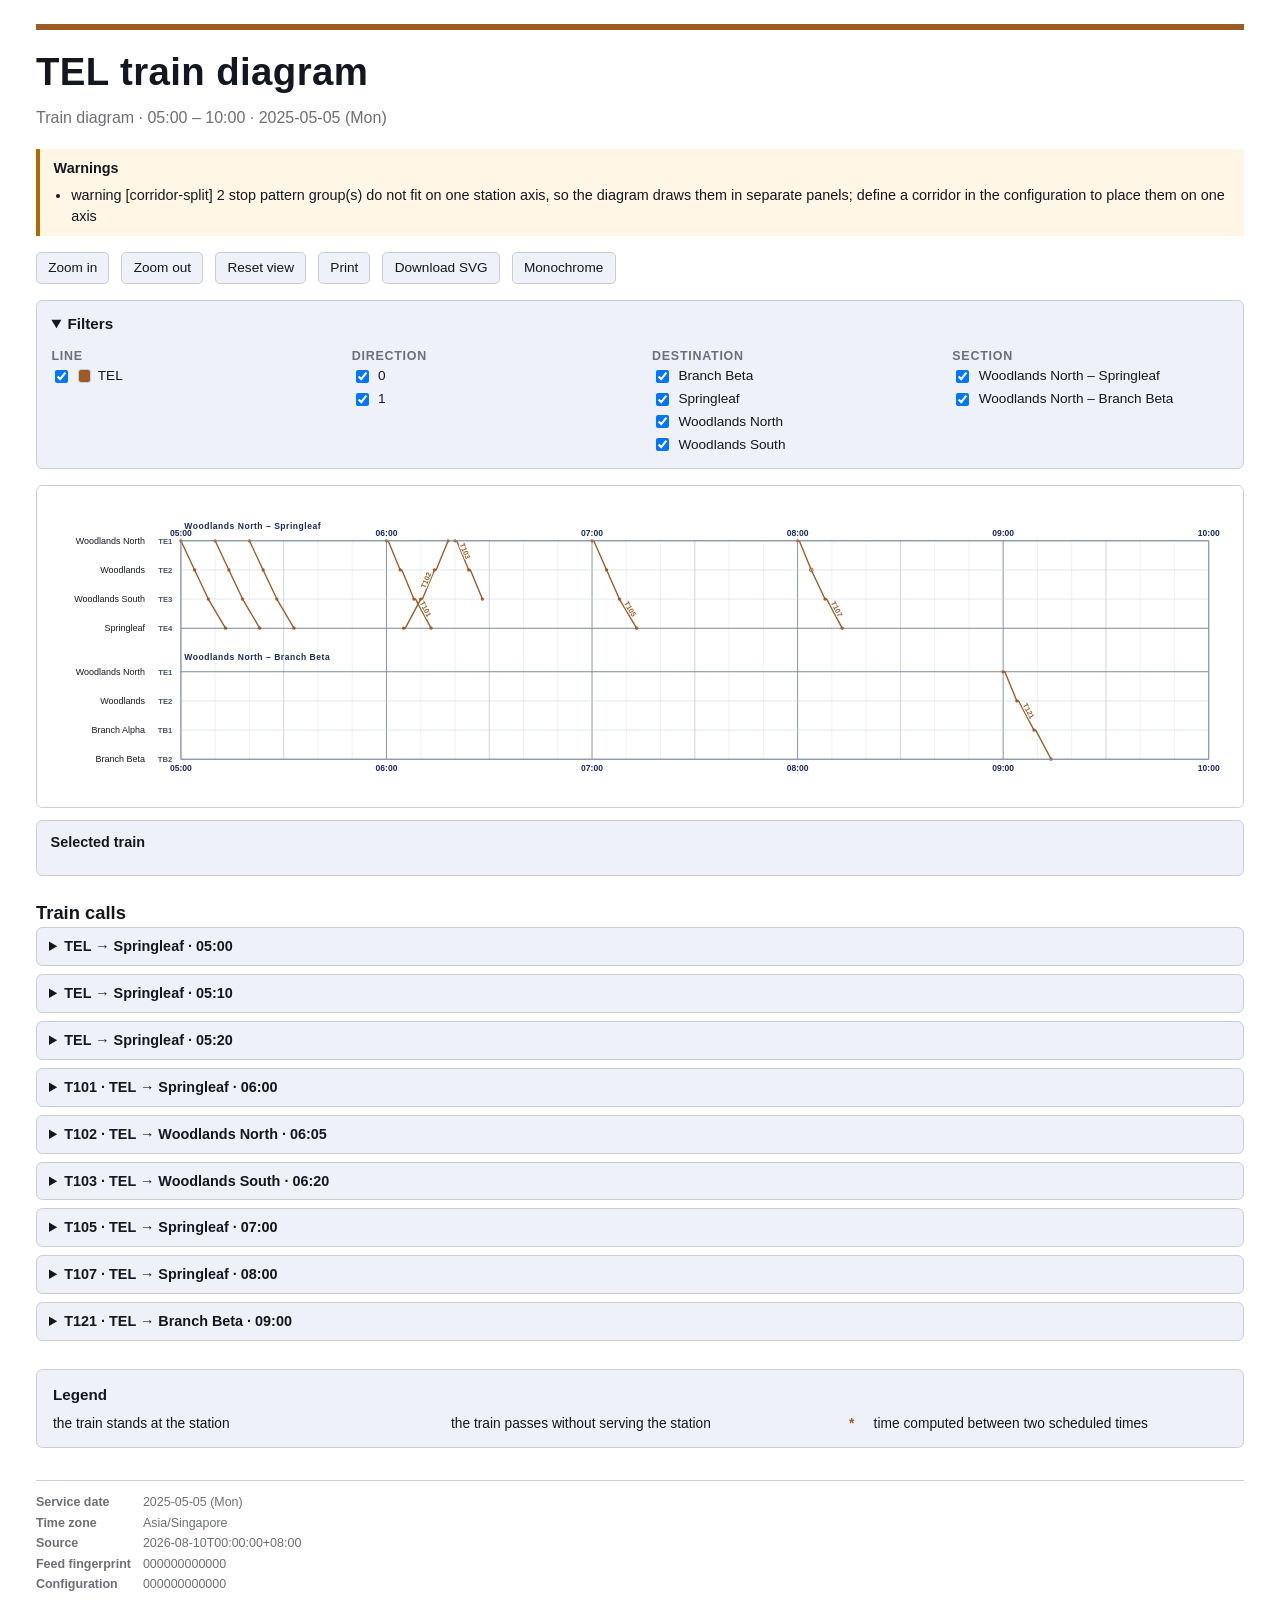
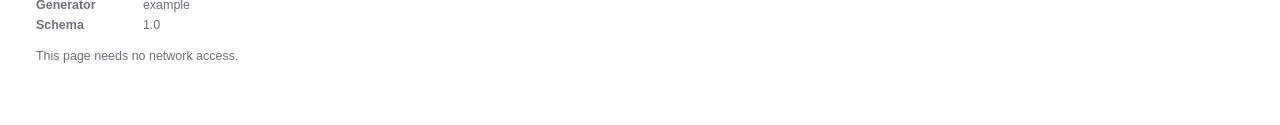
<file: examples/diagram-tel.html>
<!doctype html>
<html lang="en">
<head>
<meta charset="utf-8">
<meta name="viewport" content="width=device-width, initial-scale=1">
<meta http-equiv="Content-Security-Policy" content="default-src &#39;none&#39;; style-src &#39;unsafe-inline&#39;; script-src &#39;unsafe-inline&#39;; img-src data:; base-uri &#39;none&#39;; form-action &#39;none&#39;; frame-ancestors &#39;none&#39;">
<meta name="referrer" content="no-referrer">
<title>TEL train diagram</title>
<style>
:root {
--font-stack: "Noto Sans", "Noto Sans JP", "Hiragino Kaku Gothic ProN", "Arial", sans-serif;
--bg: #ffffff;
--fg: #14171f;
--muted: color-mix(in srgb, #14171f 62%, #ffffff);
--rule: color-mix(in srgb, #14171f 22%, #ffffff);
--panel-bg: #eef1f8;
--row-alt: #eef1f8;
--hour-bg: #1b2a5e;
--hour-fg: #ffffff;
--accent: #9D5B25;
--accent-text: #FFFFFF;
--focus: #0b62d6;
--warn: #b26a00;
--warn-fg: #8a5200;
--warn-bg: #fff6e5;
}
/* Shared page frame for the timetable and the diagram.
 *
 * The theme lives entirely in custom properties, which the generator
 * writes into a :root block from the configuration. No rule below
 * hard-codes a brand color, and no rule loads a font file: the font
 * stack names system and openly licensed families only. */

*,
*::before,
*::after {
  box-sizing: border-box;
}

html {
  -webkit-text-size-adjust: 100%;
}

body {
  margin: 0;
  padding: 0 0 3rem;
  background: var(--bg);
  color: var(--fg);
  font-family: var(--font-stack);
  font-size: 16px;
  line-height: 1.45;
}

.page {
  max-width: 78rem;
  margin: 0 auto;
  padding: 1.5rem 1.25rem 0;
}

/* The accent bar carries the line color, so a reader can tell two
 * printed pages apart at a glance. */
.masthead {
  border-top: 6px solid var(--accent);
  padding-top: 0.9rem;
  margin-bottom: 1.25rem;
}

.masthead h1 {
  margin: 0;
  font-size: clamp(1.6rem, 1.2rem + 1.6vw, 2.4rem);
  font-weight: 800;
  letter-spacing: 0.01em;
}

.masthead .subtitle {
  margin: 0.35rem 0 0;
  font-size: 1rem;
  color: var(--muted);
}

.masthead .station-codes {
  display: inline-flex;
  gap: 0.35rem;
  margin-left: 0.6rem;
  vertical-align: 0.15em;
}

.code-chip {
  display: inline-block;
  padding: 0.05rem 0.45rem;
  border-radius: 0.65rem;
  background: var(--accent);
  color: var(--accent-text);
  font-size: 0.8rem;
  font-weight: 700;
  letter-spacing: 0.04em;
}

.notice {
  margin: 0 0 1rem;
  padding: 0.6rem 0.85rem;
  border-left: 4px solid var(--warn);
  background: var(--warn-bg);
  font-size: 0.9rem;
}

.notice ul {
  margin: 0.35rem 0 0;
  padding-left: 1.1rem;
}

h2 {
  font-size: 1.15rem;
  margin: 0;
}

/* ---------------------------------------------------------------- */
/* Site navigation                                                   */
/* ---------------------------------------------------------------- */

/* Only a page that belongs to a published site carries this block.
 * A one-off file has no navigation, and a printed page hides it. */
.site-nav {
  display: flex;
  flex-wrap: wrap;
  align-items: center;
  gap: 0.5rem 1.1rem;
  padding: 0.55rem 0.75rem;
  margin-bottom: 1.1rem;
  border: 1px solid var(--rule);
  border-radius: 0.4rem;
  background: var(--panel-bg);
  font-size: 0.85rem;
}

.site-nav a {
  color: inherit;
  text-decoration: none;
}

.site-home {
  font-weight: 700;
  padding: 0.15rem 0.5rem;
  border-radius: 0.25rem;
  border: 1px solid var(--rule);
  background: var(--bg);
}

.site-home:hover {
  border-color: var(--accent);
}

.site-name {
  font-weight: 700;
  letter-spacing: 0.04em;
  color: var(--muted);
  text-transform: uppercase;
  font-size: 0.75rem;
}

.nav-group {
  display: flex;
  align-items: center;
  gap: 0.4rem;
  min-width: 0;
}

.nav-label {
  font-size: 0.72rem;
  font-weight: 700;
  text-transform: uppercase;
  letter-spacing: 0.05em;
  color: var(--muted);
  white-space: nowrap;
}

.nav-group ul {
  display: flex;
  flex-wrap: wrap;
  gap: 0.25rem;
  margin: 0;
  padding: 0;
  list-style: none;
}

.nav-group a {
  display: inline-block;
  padding: 0.15rem 0.5rem;
  border-radius: 0.25rem;
  border: 1px solid transparent;
  background: var(--bg);
  white-space: nowrap;
}

.nav-group a:hover {
  border-color: var(--accent);
}

.nav-group a.current {
  background: var(--accent);
  color: var(--accent-text);
  font-weight: 700;
}

/* ---------------------------------------------------------------- */
/* Legend                                                            */
/* ---------------------------------------------------------------- */

.legend {
  margin: 1.75rem 0 0;
  padding: 0.85rem 1rem;
  border: 1px solid var(--rule);
  border-radius: 0.4rem;
  background: var(--panel-bg);
}

.legend h2 {
  font-size: 0.95rem;
  margin-bottom: 0.5rem;
}

.legend ul {
  margin: 0;
  padding: 0;
  list-style: none;
  display: grid;
  grid-template-columns: repeat(auto-fit, minmax(17rem, 1fr));
  gap: 0.3rem 1.25rem;
  font-size: 0.86rem;
}

.legend .symbol {
  display: inline-block;
  min-width: 1.3rem;
  font-weight: 700;
  color: var(--accent);
}

/* ---------------------------------------------------------------- */
/* Footer                                                            */
/* ---------------------------------------------------------------- */

.colophon {
  margin: 2rem 0 0;
  padding-top: 0.75rem;
  border-top: 1px solid var(--rule);
  font-size: 0.78rem;
  color: var(--muted);
}

.colophon dl {
  display: grid;
  grid-template-columns: auto 1fr;
  gap: 0.15rem 0.75rem;
  margin: 0;
}

.colophon dt {
  font-weight: 700;
}

.colophon dd {
  margin: 0;
  word-break: break-all;
}

.stale {
  color: var(--warn-fg);
  font-weight: 700;
}

/* ---------------------------------------------------------------- */
/* Controls                                                          */
/* ---------------------------------------------------------------- */

.controls {
  display: flex;
  flex-wrap: wrap;
  gap: 0.5rem 0.75rem;
  align-items: center;
  margin: 0 0 1rem;
}

.controls button,
.controls .toggle {
  font: inherit;
  font-size: 0.85rem;
  padding: 0.3rem 0.7rem;
  border: 1px solid var(--rule);
  border-radius: 0.3rem;
  background: var(--panel-bg);
  color: inherit;
  cursor: pointer;
}

.controls button:hover,
.controls .toggle:hover {
  border-color: var(--accent);
}

.controls button:focus-visible,
.controls .toggle:focus-within,
a:focus-visible,
summary:focus-visible {
  outline: 3px solid var(--focus);
  outline-offset: 2px;
}

.visually-hidden {
  position: absolute;
  width: 1px;
  height: 1px;
  padding: 0;
  margin: -1px;
  overflow: hidden;
  clip: rect(0 0 0 0);
  white-space: nowrap;
  border: 0;
}

/* Nothing on the page needs JavaScript. The controls only appear
 * once a script has enabled them. */
.needs-script {
  display: none;
}

/* ---------------------------------------------------------------- */
/* Print                                                             */
/* ---------------------------------------------------------------- */

@page {
  size: A4 portrait;
  margin: 12mm;
}

@media print {
  body {
    padding: 0;
    font-size: 10pt;
    background: #fff;
  }

  .page {
    max-width: none;
    padding: 0;
  }

  .controls,
  .no-print {
    display: none !important;
  }

  /* Hour cells and line accents carry meaning, so they must survive
   * the browser's default of dropping backgrounds. */
  .hour-cell,
  .code-chip,
  .panel-head,
  .band-row {
    -webkit-print-color-adjust: exact;
    print-color-adjust: exact;
  }

  a {
    color: inherit;
    text-decoration: none;
  }
}

/* A monochrome profile for a black-and-white printer, and for a
 * reader who prefers one. The generator adds .monochrome to <html>
 * when the reader asks for it; a monochrome device gets it for free. */
@media print and (monochrome) {
  :root {
    --hour-bg: #000;
    --hour-fg: #fff;
    --accent: #000;
    --accent-text: #fff;
    --row-alt: #ececec;
  }
}

.monochrome {
  --hour-bg: #1a1a1a;
  --hour-fg: #fff;
  --accent: #1a1a1a;
  --accent-text: #fff;
  --row-alt: #efefef;
}
/* The time-distance train diagram.
 *
 * The SVG carries its own stylesheet so that the standalone file
 * looks the same as the page. This sheet styles the page frame and
 * the controls around it. */

.diagram-frame {
  border: 1px solid var(--rule);
  border-radius: 0.4rem;
  background: var(--panel-bg);
  overflow: auto;
}

.diagram-frame svg {
  display: block;
  max-width: 100%;
  height: auto;
}

.filters {
  margin: 0 0 1rem;
  padding: 0.75rem 0.9rem;
  border: 1px solid var(--rule);
  border-radius: 0.4rem;
  background: var(--panel-bg);
}

.filters > summary {
  cursor: pointer;
  font-weight: 700;
  font-size: 0.95rem;
}

.filter-groups {
  display: grid;
  grid-template-columns: repeat(auto-fit, minmax(13rem, 1fr));
  gap: 0.75rem 1.5rem;
  margin-top: 0.75rem;
}

.filter-groups fieldset {
  border: 0;
  margin: 0;
  padding: 0;
  min-width: 0;
}

.filter-groups legend {
  padding: 0;
  font-size: 0.78rem;
  font-weight: 700;
  text-transform: uppercase;
  letter-spacing: 0.06em;
  color: var(--muted);
}

.filter-groups label {
  display: flex;
  align-items: center;
  gap: 0.4rem;
  font-size: 0.85rem;
  padding: 0.1rem 0;
  overflow-wrap: anywhere;
}

.swatch {
  display: inline-block;
  width: 0.85rem;
  height: 0.85rem;
  border-radius: 0.2rem;
  border: 1px solid var(--rule);
  flex: none;
}

/* The tooltip is a live region, so a screen reader announces the run
 * that the pointer or the keyboard focus reached. */
.run-details {
  margin: 0.75rem 0 0;
  padding: 0.65rem 0.85rem;
  border: 1px solid var(--rule);
  border-radius: 0.4rem;
  background: var(--panel-bg);
  font-size: 0.85rem;
  min-height: 3.5rem;
}

.run-details h2 {
  font-size: 0.9rem;
  margin-bottom: 0.3rem;
}

.run-details dl {
  display: grid;
  grid-template-columns: auto 1fr;
  gap: 0.1rem 0.75rem;
  margin: 0;
}

.run-details dt {
  font-weight: 700;
  color: var(--muted);
}

.run-details dd {
  margin: 0;
}

.run-details table {
  margin-top: 0.5rem;
  border-collapse: collapse;
  font-variant-numeric: tabular-nums;
  font-size: 0.8rem;
}

.run-details th,
.run-details td {
  text-align: left;
  padding: 0.1rem 0.6rem 0.1rem 0;
  border-bottom: 1px solid var(--rule);
}

/* The call list is the accessible equivalent of the drawing. It is
 * always in the document; the script only collapses it once it can
 * offer the interactive view instead. */
.call-tables {
  margin-top: 1.5rem;
}

.call-tables details {
  border: 1px solid var(--rule);
  border-radius: 0.4rem;
  padding: 0.5rem 0.75rem;
  margin-bottom: 0.5rem;
  background: var(--panel-bg);
}

.call-tables summary {
  cursor: pointer;
  font-weight: 600;
  font-size: 0.9rem;
}

.call-tables table {
  border-collapse: collapse;
  margin-top: 0.5rem;
  font-size: 0.82rem;
  font-variant-numeric: tabular-nums;
  width: 100%;
}

.call-tables th,
.call-tables td {
  text-align: left;
  padding: 0.15rem 0.6rem 0.15rem 0;
  border-bottom: 1px solid var(--rule);
}

.band-list {
  margin: 1rem 0 0;
  padding: 0;
  list-style: none;
  display: grid;
  gap: 0.3rem;
}

.band-list li {
  padding: 0.4rem 0.65rem;
  border: 2px dotted var(--accent);
  border-radius: 0.3rem;
  background: var(--panel-bg);
  font-size: 0.88rem;
}

@page {
  size: A3 landscape;
  margin: 10mm;
}

@media print {
  .diagram-frame {
    border: 0;
    overflow: visible;
  }

  .diagram-frame svg {
    width: 100%;
    height: auto;
  }

  .filters,
  .run-details {
    display: none;
  }

  .call-tables details {
    break-inside: avoid;
  }
}

</style>
</head>
<body>
<div class="page">
<header class="masthead">
<h1>TEL train diagram</h1>
<p class="subtitle">Train diagram · 05:00 – 10:00 · 2025-05-05 (Mon)</p>
</header>
<div class="notice" role="note">
<strong>Warnings</strong>
<ul>
<li>warning [corridor-split] 2 stop pattern group(s) do not fit on one station axis, so the diagram draws them in separate panels; define a corridor in the configuration to place them on one axis</li>
</ul>
</div>
<div class="controls needs-script no-print">
<button type="button" id="zoom-in">Zoom in</button>
<button type="button" id="zoom-out">Zoom out</button>
<button type="button" id="reset-view">Reset view</button>
<button type="button" id="print-page">Print</button>
<button type="button" id="download-svg">Download SVG</button>
<button type="button" id="toggle-mono">Monochrome</button>
</div>
<details class="filters needs-script no-print" open>
<summary>Filters</summary>
<div class="filter-groups">
<fieldset><legend>Line</legend>
<label><input type="checkbox" checked data-filter="line" value="TE"><span class="swatch" style="background:#9D5B25"></span>TEL</label>
</fieldset>
<fieldset><legend>Direction</legend>
<label><input type="checkbox" checked data-filter="direction" value="0">0</label>
<label><input type="checkbox" checked data-filter="direction" value="1">1</label>
</fieldset>
<fieldset><legend>Destination</legend>
<label><input type="checkbox" checked data-filter="destination" value="Branch Beta">Branch Beta</label>
<label><input type="checkbox" checked data-filter="destination" value="Springleaf">Springleaf</label>
<label><input type="checkbox" checked data-filter="destination" value="Woodlands North">Woodlands North</label>
<label><input type="checkbox" checked data-filter="destination" value="Woodlands South">Woodlands South</label>
</fieldset>
<fieldset><legend>Section</legend>
<label><input type="checkbox" checked data-filter="panel" value="0">Woodlands North – Springleaf</label>
<label><input type="checkbox" checked data-filter="panel" value="1">Woodlands North – Branch Beta</label>
</fieldset>
</div>
</details>
<div class="diagram-frame">
<svg xmlns="http://www.w3.org/2000/svg" version="1.1" id="diagram-svg" role="img" tabindex="0" viewBox="0 0 1408 375" aria-labelledby="svg-title svg-desc">
<title id="svg-title">TEL train diagram</title>
<desc id="svg-desc">TEL. Time: 05:00 – 10:00. Stations: 8. Trains: 9. Service date: 2025-05-05 (Mon).</desc>
<style>
.plot-bg { fill: var(--svg-bg, #ffffff); }
.grid-minor { stroke: #d9dee8; stroke-width: 0.5; }
.grid-medium { stroke: #b8c1d2; stroke-width: 0.8; }
.grid-major { stroke: #8b97ad; stroke-width: 1.2; }
.grid-day { stroke: #1b2a5e; stroke-width: 2; stroke-dasharray: 6 3; }
.station-line { stroke: #c9d0dd; stroke-width: 0.6; }
.station-line.panel-edge { stroke: #7c879c; stroke-width: 1.2; }
.axis-label { font-size: 10px; fill: #3a4358; }
.axis-label.major { font-weight: 700; fill: #1b2a5e; }
.station-name { font-size: 10.5px; fill: #14171f; }
.station-code { font-size: 9px; font-weight: 700; fill: #4a5468; }
.panel-title { font-size: 10px; font-weight: 700; fill: #1b2a5e; letter-spacing: 0.06em; }
.run path { fill: none; stroke-width: 1.6; stroke-linejoin: round; stroke-linecap: round; }
.run.approximate path { stroke-dasharray: 5 3; stroke-width: 1.4; }
.run .hit { stroke: transparent; stroke-width: 9; fill: none; }
.run .stop-dot { r: 1.9; }
.run .pass-dot { fill: none; stroke-width: 1; r: 2.2; }
.run .run-label { font-size: 8.5px; font-weight: 700; paint-order: stroke; stroke: #ffffff; stroke-width: 2.4; }
.band path { fill: none; stroke-dasharray: 5 3; stroke-width: 1.4; }
.band .band-fill { fill-opacity: 0.12; stroke: none; }
.band .band-label { font-size: 9px; font-weight: 700; paint-order: stroke; stroke: #ffffff; stroke-width: 2.4; }
.frame { fill: none; stroke: #8b97ad; stroke-width: 1; }
svg[data-highlight] .run { opacity: 0.16; }
svg[data-highlight] .run:hover,
svg[data-highlight] .run:focus-within { opacity: 1; }
.run:focus { outline: none; }
.run:focus-within path.trace { stroke-width: 3.2; }
@media print {
  .run path { stroke-width: 1.1; }
  .grid-minor { stroke: #e2e6ee; }
}
</style>
<rect class="plot-bg" x="0" y="0" width="1408" height="375"/>
<g class="grid" aria-hidden="true">
<line class="grid-major" x1="168" y1="64" x2="168" y2="319"/>
<line class="grid-minor" x1="208" y1="64" x2="208" y2="319"/>
<line class="grid-minor" x1="248" y1="64" x2="248" y2="319"/>
<line class="grid-medium" x1="288" y1="64" x2="288" y2="319"/>
<line class="grid-minor" x1="328" y1="64" x2="328" y2="319"/>
<line class="grid-minor" x1="368" y1="64" x2="368" y2="319"/>
<line class="grid-major" x1="408" y1="64" x2="408" y2="319"/>
<line class="grid-minor" x1="448" y1="64" x2="448" y2="319"/>
<line class="grid-minor" x1="488" y1="64" x2="488" y2="319"/>
<line class="grid-medium" x1="528" y1="64" x2="528" y2="319"/>
<line class="grid-minor" x1="568" y1="64" x2="568" y2="319"/>
<line class="grid-minor" x1="608" y1="64" x2="608" y2="319"/>
<line class="grid-major" x1="648" y1="64" x2="648" y2="319"/>
<line class="grid-minor" x1="688" y1="64" x2="688" y2="319"/>
<line class="grid-minor" x1="728" y1="64" x2="728" y2="319"/>
<line class="grid-medium" x1="768" y1="64" x2="768" y2="319"/>
<line class="grid-minor" x1="808" y1="64" x2="808" y2="319"/>
<line class="grid-minor" x1="848" y1="64" x2="848" y2="319"/>
<line class="grid-major" x1="888" y1="64" x2="888" y2="319"/>
<line class="grid-minor" x1="928" y1="64" x2="928" y2="319"/>
<line class="grid-minor" x1="968" y1="64" x2="968" y2="319"/>
<line class="grid-medium" x1="1008" y1="64" x2="1008" y2="319"/>
<line class="grid-minor" x1="1048" y1="64" x2="1048" y2="319"/>
<line class="grid-minor" x1="1088" y1="64" x2="1088" y2="319"/>
<line class="grid-major" x1="1128" y1="64" x2="1128" y2="319"/>
<line class="grid-minor" x1="1168" y1="64" x2="1168" y2="319"/>
<line class="grid-minor" x1="1208" y1="64" x2="1208" y2="319"/>
<line class="grid-medium" x1="1248" y1="64" x2="1248" y2="319"/>
<line class="grid-minor" x1="1288" y1="64" x2="1288" y2="319"/>
<line class="grid-minor" x1="1328" y1="64" x2="1328" y2="319"/>
<line class="grid-major" x1="1368" y1="64" x2="1368" y2="319"/>
</g>
<g class="time-labels">
<text class="axis-label major" x="168" y="58" text-anchor="middle">05:00</text>
<text class="axis-label major" x="168" y="333" text-anchor="middle">05:00</text>
<text class="axis-label major" x="408" y="58" text-anchor="middle">06:00</text>
<text class="axis-label major" x="408" y="333" text-anchor="middle">06:00</text>
<text class="axis-label major" x="648" y="58" text-anchor="middle">07:00</text>
<text class="axis-label major" x="648" y="333" text-anchor="middle">07:00</text>
<text class="axis-label major" x="888" y="58" text-anchor="middle">08:00</text>
<text class="axis-label major" x="888" y="333" text-anchor="middle">08:00</text>
<text class="axis-label major" x="1128" y="58" text-anchor="middle">09:00</text>
<text class="axis-label major" x="1128" y="333" text-anchor="middle">09:00</text>
<text class="axis-label major" x="1368" y="58" text-anchor="middle">10:00</text>
<text class="axis-label major" x="1368" y="333" text-anchor="middle">10:00</text>
</g>
<g class="stations">
<line class="station-line panel-edge" x1="168" y1="64" x2="1368" y2="64"/>
<text class="station-code" x="158" y="67.5" text-anchor="end">TE1</text>
<text class="station-name" x="126" y="67.5" text-anchor="end">Woodlands North</text>
<line class="station-line" x1="168" y1="98" x2="1368" y2="98"/>
<text class="station-code" x="158" y="101.5" text-anchor="end">TE2</text>
<text class="station-name" x="126" y="101.5" text-anchor="end">Woodlands</text>
<line class="station-line" x1="168" y1="132" x2="1368" y2="132"/>
<text class="station-code" x="158" y="135.5" text-anchor="end">TE3</text>
<text class="station-name" x="126" y="135.5" text-anchor="end">Woodlands South</text>
<line class="station-line panel-edge" x1="168" y1="166" x2="1368" y2="166"/>
<text class="station-code" x="158" y="169.5" text-anchor="end">TE4</text>
<text class="station-name" x="126" y="169.5" text-anchor="end">Springleaf</text>
<line class="station-line panel-edge" x1="168" y1="217" x2="1368" y2="217"/>
<text class="station-code" x="158" y="220.5" text-anchor="end">TE1</text>
<text class="station-name" x="126" y="220.5" text-anchor="end">Woodlands North</text>
<line class="station-line" x1="168" y1="251" x2="1368" y2="251"/>
<text class="station-code" x="158" y="254.5" text-anchor="end">TE2</text>
<text class="station-name" x="126" y="254.5" text-anchor="end">Woodlands</text>
<line class="station-line" x1="168" y1="285" x2="1368" y2="285"/>
<text class="station-code" x="158" y="288.5" text-anchor="end">TB1</text>
<text class="station-name" x="126" y="288.5" text-anchor="end">Branch Alpha</text>
<line class="station-line panel-edge" x1="168" y1="319" x2="1368" y2="319"/>
<text class="station-code" x="158" y="322.5" text-anchor="end">TB2</text>
<text class="station-name" x="126" y="322.5" text-anchor="end">Branch Beta</text>
<text class="panel-title" x="172" y="50">Woodlands North – Springleaf</text>
<text class="panel-title" x="172" y="203">Woodlands North – Branch Beta</text>
</g>
<g class="runs">
<g class="run" tabindex="0" role="listitem" data-run="20250505:TE_F1@05:00:00" data-line="TE" data-direction="0" data-destination="Springleaf" data-exactness="exact" data-panel="0">
<title>TEL → Springleaf · 05:00 – 05:13</title>
<path class="hit" d="M168 64 L184 98 L200 132 L220 166"/>
<path class="trace" stroke="#9D5B25" d="M168 64 L184 98 L200 132 L220 166"/>
<circle class="stop-dot" fill="#9D5B25" cx="168" cy="64"/>
<circle class="stop-dot" fill="#9D5B25" cx="184" cy="98"/>
<circle class="stop-dot" fill="#9D5B25" cx="200" cy="132"/>
<circle class="stop-dot" fill="#9D5B25" cx="220" cy="166"/>
</g>
<g class="run" tabindex="0" role="listitem" data-run="20250505:TE_F1@05:10:00" data-line="TE" data-direction="0" data-destination="Springleaf" data-exactness="exact" data-panel="0">
<title>TEL → Springleaf · 05:10 – 05:23</title>
<path class="hit" d="M208 64 L224 98 L240 132 L260 166"/>
<path class="trace" stroke="#9D5B25" d="M208 64 L224 98 L240 132 L260 166"/>
<circle class="stop-dot" fill="#9D5B25" cx="208" cy="64"/>
<circle class="stop-dot" fill="#9D5B25" cx="224" cy="98"/>
<circle class="stop-dot" fill="#9D5B25" cx="240" cy="132"/>
<circle class="stop-dot" fill="#9D5B25" cx="260" cy="166"/>
</g>
<g class="run" tabindex="0" role="listitem" data-run="20250505:TE_F1@05:20:00" data-line="TE" data-direction="0" data-destination="Springleaf" data-exactness="exact" data-panel="0">
<title>TEL → Springleaf · 05:20 – 05:33</title>
<path class="hit" d="M248 64 L264 98 L280 132 L300 166"/>
<path class="trace" stroke="#9D5B25" d="M248 64 L264 98 L280 132 L300 166"/>
<circle class="stop-dot" fill="#9D5B25" cx="248" cy="64"/>
<circle class="stop-dot" fill="#9D5B25" cx="264" cy="98"/>
<circle class="stop-dot" fill="#9D5B25" cx="280" cy="132"/>
<circle class="stop-dot" fill="#9D5B25" cx="300" cy="166"/>
</g>
<g class="run" tabindex="0" role="listitem" data-run="20250505:TE_T1" data-line="TE" data-direction="0" data-destination="Springleaf" data-exactness="exact" data-panel="0">
<title>T101 · TEL → Springleaf · 06:00 – 06:13</title>
<path class="hit" d="M408 64 L410 64 L424 98 L426 98 L440 132 L442 132 L460 166"/>
<path class="trace" stroke="#9D5B25" d="M408 64 L410 64 L424 98 L426 98 L440 132 L442 132 L460 166"/>
<circle class="stop-dot" fill="#9D5B25" cx="408" cy="64"/>
<circle class="stop-dot" fill="#9D5B25" cx="424" cy="98"/>
<circle class="stop-dot" fill="#9D5B25" cx="440" cy="132"/>
<circle class="stop-dot" fill="#9D5B25" cx="460" cy="166"/>
<text class="run-label" fill="#9D5B25" x="451" y="145" text-anchor="middle" transform="rotate(62.1 451 145)">T101</text>
</g>
<g class="run" tabindex="0" role="listitem" data-run="20250505:TE_T3" data-line="TE" data-direction="1" data-destination="Woodlands North" data-exactness="exact" data-panel="0">
<title>T102 · TEL → Woodlands North · 06:05 – 06:18</title>
<path class="hit" d="M428 166 L430 166 L448 132 L450 132 L464 98 L466 98 L480 64"/>
<path class="trace" stroke="#9D5B25" d="M428 166 L430 166 L448 132 L450 132 L464 98 L466 98 L480 64"/>
<circle class="stop-dot" fill="#9D5B25" cx="428" cy="166"/>
<circle class="stop-dot" fill="#9D5B25" cx="448" cy="132"/>
<circle class="stop-dot" fill="#9D5B25" cx="464" cy="98"/>
<circle class="stop-dot" fill="#9D5B25" cx="480" cy="64"/>
<text class="run-label" fill="#9D5B25" x="457" y="111" text-anchor="middle" transform="rotate(-67.62 457 111)">T102</text>
</g>
<g class="run" tabindex="0" role="listitem" data-run="20250505:TE_T2" data-line="TE" data-direction="0" data-destination="Woodlands South" data-exactness="exact" data-panel="0">
<title>T103 · TEL → Woodlands South · 06:20 – 06:28</title>
<path class="hit" d="M488 64 L490 64 L504 98 L506 98 L520 132"/>
<path class="trace" stroke="#9D5B25" d="M488 64 L490 64 L504 98 L506 98 L520 132"/>
<circle class="stop-dot" fill="#9D5B25" cx="488" cy="64"/>
<circle class="stop-dot" fill="#9D5B25" cx="504" cy="98"/>
<circle class="stop-dot" fill="#9D5B25" cx="520" cy="132"/>
<text class="run-label" fill="#9D5B25" x="497" y="77" text-anchor="middle" transform="rotate(67.62 497 77)">T103</text>
</g>
<g class="run" tabindex="0" role="listitem" data-run="20250505:TE_M1" data-line="TE" data-direction="0" data-destination="Springleaf" data-exactness="exact" data-panel="0">
<title>T105 · TEL → Springleaf · 07:00 – 07:13</title>
<path class="hit" d="M648 64 L650 64 L665 98 L680 132 L700 166"/>
<path class="trace" stroke="#9D5B25" d="M648 64 L650 64 L665 98 L680 132 L700 166"/>
<circle class="stop-dot" fill="#9D5B25" cx="648" cy="64"/>
<circle class="stop-dot" fill="#9D5B25" cx="665" cy="98"/>
<circle class="stop-dot" fill="#9D5B25" cx="680" cy="132"/>
<circle class="stop-dot" fill="#9D5B25" cx="700" cy="166"/>
<text class="run-label" fill="#9D5B25" x="690" y="145" text-anchor="middle" transform="rotate(59.53 690 145)">T105</text>
</g>
<g class="run" tabindex="0" role="listitem" data-run="20250505:TE_P1" data-line="TE" data-direction="0" data-destination="Springleaf" data-exactness="exact" data-panel="0">
<title>T107 · TEL → Springleaf · 08:00 – 08:13</title>
<path class="hit" d="M888 64 L890 64 L904 98 L920 132 L922 132 L940 166"/>
<path class="trace" stroke="#9D5B25" d="M888 64 L890 64 L904 98 L920 132 L922 132 L940 166"/>
<circle class="stop-dot" fill="#9D5B25" cx="888" cy="64"/>
<circle class="pass-dot" stroke="#9D5B25" cx="904" cy="98"/>
<circle class="stop-dot" fill="#9D5B25" cx="920" cy="132"/>
<circle class="stop-dot" fill="#9D5B25" cx="940" cy="166"/>
<text class="run-label" fill="#9D5B25" x="931" y="145" text-anchor="middle" transform="rotate(62.1 931 145)">T107</text>
</g>
<g class="run" tabindex="0" role="listitem" data-run="20250505:TE_B1" data-line="TE" data-direction="0" data-destination="Branch Beta" data-exactness="exact" data-panel="1">
<title>T121 · TEL → Branch Beta · 09:00 – 09:14</title>
<path class="hit" d="M1128 217 L1130 217 L1144 251 L1146 251 L1164 285 L1166 285 L1184 319"/>
<path class="trace" stroke="#9D5B25" d="M1128 217 L1130 217 L1144 251 L1146 251 L1164 285 L1166 285 L1184 319"/>
<circle class="stop-dot" fill="#9D5B25" cx="1128" cy="217"/>
<circle class="stop-dot" fill="#9D5B25" cx="1144" cy="251"/>
<circle class="stop-dot" fill="#9D5B25" cx="1164" cy="285"/>
<circle class="stop-dot" fill="#9D5B25" cx="1184" cy="319"/>
<text class="run-label" fill="#9D5B25" x="1155" y="264" text-anchor="middle" transform="rotate(62.1 1155 264)">T121</text>
</g>
</g>
<rect class="frame" x="168" y="64" width="1200" height="255"/>
</svg>
</div>
<section class="run-details needs-script no-print" aria-live="polite" aria-labelledby="run-details-heading">
<h2 id="run-details-heading">Selected train</h2>
<div id="run-details-body"></div>
</section>
<section class="call-tables" aria-labelledby="calls-heading">
<h2 id="calls-heading">Train calls</h2>
<details>
<summary>TEL → Springleaf · 05:00</summary>
<table>
<thead><tr><th scope="col">Stations</th><th scope="col">Arrival</th><th scope="col">Departure</th><th scope="col">Platform</th></tr></thead>
<tbody>
<tr><th scope="row">Woodlands North</th><td>05:00:00</td><td>05:00:00</td><td>1</td></tr>
<tr><th scope="row">Woodlands</th><td>05:04:00</td><td>05:04:00</td><td>1</td></tr>
<tr><th scope="row">Woodlands South</th><td>05:08:00</td><td>05:08:00</td><td>1</td></tr>
<tr><th scope="row">Springleaf</th><td>05:13:00</td><td>05:13:00</td><td>1</td></tr>
</tbody>
</table>
</details>
<details>
<summary>TEL → Springleaf · 05:10</summary>
<table>
<thead><tr><th scope="col">Stations</th><th scope="col">Arrival</th><th scope="col">Departure</th><th scope="col">Platform</th></tr></thead>
<tbody>
<tr><th scope="row">Woodlands North</th><td>05:10:00</td><td>05:10:00</td><td>1</td></tr>
<tr><th scope="row">Woodlands</th><td>05:14:00</td><td>05:14:00</td><td>1</td></tr>
<tr><th scope="row">Woodlands South</th><td>05:18:00</td><td>05:18:00</td><td>1</td></tr>
<tr><th scope="row">Springleaf</th><td>05:23:00</td><td>05:23:00</td><td>1</td></tr>
</tbody>
</table>
</details>
<details>
<summary>TEL → Springleaf · 05:20</summary>
<table>
<thead><tr><th scope="col">Stations</th><th scope="col">Arrival</th><th scope="col">Departure</th><th scope="col">Platform</th></tr></thead>
<tbody>
<tr><th scope="row">Woodlands North</th><td>05:20:00</td><td>05:20:00</td><td>1</td></tr>
<tr><th scope="row">Woodlands</th><td>05:24:00</td><td>05:24:00</td><td>1</td></tr>
<tr><th scope="row">Woodlands South</th><td>05:28:00</td><td>05:28:00</td><td>1</td></tr>
<tr><th scope="row">Springleaf</th><td>05:33:00</td><td>05:33:00</td><td>1</td></tr>
</tbody>
</table>
</details>
<details>
<summary>T101 · TEL → Springleaf · 06:00</summary>
<table>
<thead><tr><th scope="col">Stations</th><th scope="col">Arrival</th><th scope="col">Departure</th><th scope="col">Platform</th></tr></thead>
<tbody>
<tr><th scope="row">Woodlands North</th><td>06:00:00</td><td>06:00:30</td><td>1</td></tr>
<tr><th scope="row">Woodlands</th><td>06:04:00</td><td>06:04:30</td><td>1</td></tr>
<tr><th scope="row">Woodlands South</th><td>06:08:00</td><td>06:08:30</td><td>1</td></tr>
<tr><th scope="row">Springleaf</th><td>06:13:00</td><td>06:13:00</td><td>1</td></tr>
</tbody>
</table>
</details>
<details>
<summary>T102 · TEL → Woodlands North · 06:05</summary>
<table>
<thead><tr><th scope="col">Stations</th><th scope="col">Arrival</th><th scope="col">Departure</th><th scope="col">Platform</th></tr></thead>
<tbody>
<tr><th scope="row">Springleaf</th><td>06:05:00</td><td>06:05:30</td><td>2</td></tr>
<tr><th scope="row">Woodlands South</th><td>06:10:00</td><td>06:10:30</td><td>2</td></tr>
<tr><th scope="row">Woodlands</th><td>06:14:00</td><td>06:14:30</td><td>2</td></tr>
<tr><th scope="row">Woodlands North</th><td>06:18:00</td><td>06:18:00</td><td>2</td></tr>
</tbody>
</table>
</details>
<details>
<summary>T103 · TEL → Woodlands South · 06:20</summary>
<table>
<thead><tr><th scope="col">Stations</th><th scope="col">Arrival</th><th scope="col">Departure</th><th scope="col">Platform</th></tr></thead>
<tbody>
<tr><th scope="row">Woodlands North</th><td>06:20:00</td><td>06:20:30</td><td>1</td></tr>
<tr><th scope="row">Woodlands</th><td>06:24:00</td><td>06:24:30</td><td>1</td></tr>
<tr><th scope="row">Woodlands South</th><td>06:28:00</td><td>06:28:00</td><td>1</td></tr>
</tbody>
</table>
</details>
<details>
<summary>T105 · TEL → Springleaf · 07:00</summary>
<table>
<thead><tr><th scope="col">Stations</th><th scope="col">Arrival</th><th scope="col">Departure</th><th scope="col">Platform</th></tr></thead>
<tbody>
<tr><th scope="row">Woodlands North</th><td>07:00:00</td><td>07:00:30</td><td>1</td></tr>
<tr><th scope="row">Woodlands</th><td>07:04:15</td><td>07:04:15</td><td>1</td></tr>
<tr><th scope="row">Woodlands South</th><td>07:08:00</td><td>07:08:00</td><td>1</td></tr>
<tr><th scope="row">Springleaf</th><td>07:13:00</td><td>07:13:00</td><td>1</td></tr>
</tbody>
</table>
</details>
<details>
<summary>T107 · TEL → Springleaf · 08:00</summary>
<table>
<thead><tr><th scope="col">Stations</th><th scope="col">Arrival</th><th scope="col">Departure</th><th scope="col">Platform</th></tr></thead>
<tbody>
<tr><th scope="row">Woodlands North</th><td>08:00:00</td><td>08:00:30</td><td>1</td></tr>
<tr><th scope="row">Woodlands <span class="flag">(the train passes without serving the station)</span></th><td>08:04:00</td><td>08:04:00</td><td>1</td></tr>
<tr><th scope="row">Woodlands South</th><td>08:08:00</td><td>08:08:30</td><td>1</td></tr>
<tr><th scope="row">Springleaf</th><td>08:13:00</td><td>08:13:00</td><td>1</td></tr>
</tbody>
</table>
</details>
<details>
<summary>T121 · TEL → Branch Beta · 09:00</summary>
<table>
<thead><tr><th scope="col">Stations</th><th scope="col">Arrival</th><th scope="col">Departure</th><th scope="col">Platform</th></tr></thead>
<tbody>
<tr><th scope="row">Woodlands North</th><td>09:00:00</td><td>09:00:30</td><td>1</td></tr>
<tr><th scope="row">Woodlands</th><td>09:04:00</td><td>09:04:30</td><td>1</td></tr>
<tr><th scope="row">Branch Alpha</th><td>09:09:00</td><td>09:09:30</td><td>1</td></tr>
<tr><th scope="row">Branch Beta</th><td>09:14:00</td><td>09:14:00</td><td>1</td></tr>
</tbody>
</table>
</details>
</section>
<section class="legend" aria-labelledby="legend-heading">
<h2 id="legend-heading">Legend</h2>
<ul>
<li>the train stands at the station</li>
<li>the train passes without serving the station</li>
<li><span class="symbol" aria-hidden="true">*</span> time computed between two scheduled times</li>
</ul>
</section>
<footer class="colophon">
<dl>
<dt>Service date</dt><dd>2025-05-05 (Mon)</dd>
<dt>Time zone</dt><dd>Asia/Singapore</dd>
<dt>Source</dt><dd>2026-08-10T00:00:00+08:00</dd>
<dt>Feed fingerprint</dt><dd>000000000000</dd>
<dt>Configuration</dt><dd>000000000000</dd>
<dt>Generator</dt><dd>example</dd>
<dt>Schema</dt><dd>1.0</dd>
</dl>
<p>This page needs no network access.</p>
</footer>
<script type="application/json" id="diagram-data">{"fileName":"te-20250505.svg","labels":{"arrival":"Arrival","departure":"Departure","destination":"Destination","direction":"Direction","exactness":"Show approximate service","line":"Line","platform":"Platform","station":"Stations","train":"Train","tripId":"GTFS trip_id"},"runs":[{"calls":[{"arrival":"05:00:00","departure":"05:00:00","platform":"1","station":"Woodlands North"},{"arrival":"05:04:00","departure":"05:04:00","platform":"1","station":"Woodlands"},{"arrival":"05:08:00","departure":"05:08:00","platform":"1","station":"Woodlands South"},{"arrival":"05:13:00","departure":"05:13:00","platform":"1","station":"Springleaf"}],"destination":"Springleaf","direction":"0","exactness":"Exact","id":"20250505:TE_F1@05:00:00","label":null,"line":"TEL"},{"calls":[{"arrival":"05:10:00","departure":"05:10:00","platform":"1","station":"Woodlands North"},{"arrival":"05:14:00","departure":"05:14:00","platform":"1","station":"Woodlands"},{"arrival":"05:18:00","departure":"05:18:00","platform":"1","station":"Woodlands South"},{"arrival":"05:23:00","departure":"05:23:00","platform":"1","station":"Springleaf"}],"destination":"Springleaf","direction":"0","exactness":"Exact","id":"20250505:TE_F1@05:10:00","label":null,"line":"TEL"},{"calls":[{"arrival":"05:20:00","departure":"05:20:00","platform":"1","station":"Woodlands North"},{"arrival":"05:24:00","departure":"05:24:00","platform":"1","station":"Woodlands"},{"arrival":"05:28:00","departure":"05:28:00","platform":"1","station":"Woodlands South"},{"arrival":"05:33:00","departure":"05:33:00","platform":"1","station":"Springleaf"}],"destination":"Springleaf","direction":"0","exactness":"Exact","id":"20250505:TE_F1@05:20:00","label":null,"line":"TEL"},{"calls":[{"arrival":"06:00:00","departure":"06:00:30","platform":"1","station":"Woodlands North"},{"arrival":"06:04:00","departure":"06:04:30","platform":"1","station":"Woodlands"},{"arrival":"06:08:00","departure":"06:08:30","platform":"1","station":"Woodlands South"},{"arrival":"06:13:00","departure":"06:13:00","platform":"1","station":"Springleaf"}],"destination":"Springleaf","direction":"0","exactness":"Exact","id":"20250505:TE_T1","label":"T101","line":"TEL"},{"calls":[{"arrival":"06:05:00","departure":"06:05:30","platform":"2","station":"Springleaf"},{"arrival":"06:10:00","departure":"06:10:30","platform":"2","station":"Woodlands South"},{"arrival":"06:14:00","departure":"06:14:30","platform":"2","station":"Woodlands"},{"arrival":"06:18:00","departure":"06:18:00","platform":"2","station":"Woodlands North"}],"destination":"Woodlands North","direction":"1","exactness":"Exact","id":"20250505:TE_T3","label":"T102","line":"TEL"},{"calls":[{"arrival":"06:20:00","departure":"06:20:30","platform":"1","station":"Woodlands North"},{"arrival":"06:24:00","departure":"06:24:30","platform":"1","station":"Woodlands"},{"arrival":"06:28:00","departure":"06:28:00","platform":"1","station":"Woodlands South"}],"destination":"Woodlands South","direction":"0","exactness":"Exact","id":"20250505:TE_T2","label":"T103","line":"TEL"},{"calls":[{"arrival":"07:00:00","departure":"07:00:30","platform":"1","station":"Woodlands North"},{"arrival":"07:04:15","departure":"07:04:15","platform":"1","station":"Woodlands"},{"arrival":"07:08:00","departure":"07:08:00","platform":"1","station":"Woodlands South"},{"arrival":"07:13:00","departure":"07:13:00","platform":"1","station":"Springleaf"}],"destination":"Springleaf","direction":"0","exactness":"Exact","id":"20250505:TE_M1","label":"T105","line":"TEL"},{"calls":[{"arrival":"08:00:00","departure":"08:00:30","platform":"1","station":"Woodlands North"},{"arrival":"08:04:00","departure":"08:04:00","platform":"1","station":"Woodlands"},{"arrival":"08:08:00","departure":"08:08:30","platform":"1","station":"Woodlands South"},{"arrival":"08:13:00","departure":"08:13:00","platform":"1","station":"Springleaf"}],"destination":"Springleaf","direction":"0","exactness":"Exact","id":"20250505:TE_P1","label":"T107","line":"TEL"},{"calls":[{"arrival":"09:00:00","departure":"09:00:30","platform":"1","station":"Woodlands North"},{"arrival":"09:04:00","departure":"09:04:30","platform":"1","station":"Woodlands"},{"arrival":"09:09:00","departure":"09:09:30","platform":"1","station":"Branch Alpha"},{"arrival":"09:14:00","departure":"09:14:00","platform":"1","station":"Branch Beta"}],"destination":"Branch Beta","direction":"0","exactness":"Exact","id":"20250505:TE_B1","label":"T121","line":"TEL"}],"viewBox":{"h":375.0,"w":1408.0,"x":0.0,"y":0.0},"zoomVertical":false}</script>
<script>
/* Interaction for the train diagram.
 *
 * Everything here is an enhancement. Without it the page still shows
 * the drawing, the legend, the headway bands, and a call table for
 * every run, and it still prints. The script only adds pan, zoom,
 * highlighting, filters, and the SVG download.
 *
 * The run data comes from a JSON island in the document; the script
 * never fetches anything, so the page works from a file:// URL and
 * under a Content-Security-Policy that forbids network access. */
(function () {
  "use strict";

  var island = document.getElementById("diagram-data");
  var svg = document.getElementById("diagram-svg");
  if (!island || !svg) {
    return;
  }

  var data;
  try {
    data = JSON.parse(island.textContent);
  } catch (error) {
    return;
  }

  var base = data.viewBox;
  var view = { x: base.x, y: base.y, w: base.w, h: base.h };

  function applyView() {
    svg.setAttribute(
      "viewBox",
      view.x + " " + view.y + " " + view.w + " " + view.h
    );
  }

  function clampView() {
    var minW = base.w / 40;
    view.w = Math.min(Math.max(view.w, minW), base.w);
    view.h = Math.min(Math.max(view.h, base.h / 40), base.h);
    view.x = Math.min(Math.max(view.x, base.x), base.x + base.w - view.w);
    view.y = Math.min(Math.max(view.y, base.y), base.y + base.h - view.h);
  }

  function zoomBy(factor, anchorX, anchorY) {
    var ax = typeof anchorX === "number" ? anchorX : view.x + view.w / 2;
    var ay = typeof anchorY === "number" ? anchorY : view.y + view.h / 2;
    var newW = view.w * factor;
    var newH = data.zoomVertical ? view.h * factor : view.h;
    view.x = ax - (ax - view.x) * (newW / view.w);
    view.y = ay - (ay - view.y) * (newH / view.h);
    view.w = newW;
    view.h = newH;
    clampView();
    applyView();
  }

  function resetView() {
    view = { x: base.x, y: base.y, w: base.w, h: base.h };
    applyView();
  }

  /* ---------------------------------------------------------------- */
  /* Controls                                                          */
  /* ---------------------------------------------------------------- */

  /* The controls carry `needs-script`, which the stylesheet hides.
   * Removing the class is what reveals them; clearing an inline style
   * would leave the stylesheet rule in force. */
  var controls = document.querySelectorAll(".needs-script");
  for (var i = 0; i < controls.length; i++) {
    controls[i].classList.remove("needs-script");
  }

  function on(id, handler) {
    var node = document.getElementById(id);
    if (node) {
      node.addEventListener("click", handler);
    }
  }

  on("zoom-in", function () {
    zoomBy(1 / 1.4);
  });
  on("zoom-out", function () {
    zoomBy(1.4);
  });
  on("reset-view", resetView);
  on("print-page", function () {
    window.print();
  });
  on("toggle-mono", function () {
    document.documentElement.classList.toggle("monochrome");
  });

  var download = document.getElementById("download-svg");
  if (download) {
    download.addEventListener("click", function () {
      var clone = svg.cloneNode(true);
      clone.setAttribute("viewBox", base.x + " " + base.y + " " + base.w + " " + base.h);
      var text =
        '<?xml version="1.0" encoding="UTF-8"?>\n' +
        new XMLSerializer().serializeToString(clone);
      var blob = new Blob([text], { type: "image/svg+xml" });
      var url = URL.createObjectURL(blob);
      var link = document.createElement("a");
      link.href = url;
      link.download = data.fileName || "diagram.svg";
      document.body.appendChild(link);
      link.click();
      document.body.removeChild(link);
      setTimeout(function () {
        URL.revokeObjectURL(url);
      }, 0);
    });
  }

  /* ---------------------------------------------------------------- */
  /* Pan and wheel zoom                                                */
  /* ---------------------------------------------------------------- */

  var dragging = null;

  function svgPoint(event) {
    var rect = svg.getBoundingClientRect();
    if (!rect.width || !rect.height) {
      return { x: view.x, y: view.y };
    }
    return {
      x: view.x + ((event.clientX - rect.left) / rect.width) * view.w,
      y: view.y + ((event.clientY - rect.top) / rect.height) * view.h
    };
  }

  svg.addEventListener("pointerdown", function (event) {
    if (event.button !== 0) {
      return;
    }
    dragging = { start: svgPoint(event), x: view.x, y: view.y };
    svg.setPointerCapture(event.pointerId);
  });

  svg.addEventListener("pointermove", function (event) {
    if (!dragging) {
      return;
    }
    var rect = svg.getBoundingClientRect();
    if (!rect.width || !rect.height) {
      return;
    }
    var dx = ((event.clientX - rect.left) / rect.width) * view.w;
    var dy = ((event.clientY - rect.top) / rect.height) * view.h;
    view.x = dragging.x + (dragging.start.x - view.x - dx);
    view.y = dragging.y + (dragging.start.y - view.y - dy);
    clampView();
    applyView();
  });

  function endDrag(event) {
    if (dragging) {
      dragging = null;
      if (svg.hasPointerCapture && svg.hasPointerCapture(event.pointerId)) {
        svg.releasePointerCapture(event.pointerId);
      }
    }
  }

  svg.addEventListener("pointerup", endDrag);
  svg.addEventListener("pointercancel", endDrag);

  svg.addEventListener(
    "wheel",
    function (event) {
      if (!event.ctrlKey && !event.metaKey) {
        return;
      }
      event.preventDefault();
      var anchor = svgPoint(event);
      zoomBy(event.deltaY > 0 ? 1.15 : 1 / 1.15, anchor.x, anchor.y);
    },
    { passive: false }
  );

  /* Keyboard panning, so the diagram is usable without a pointer. */
  svg.addEventListener("keydown", function (event) {
    var step = view.w / 12;
    var handled = true;
    switch (event.key) {
      case "ArrowLeft":
        view.x -= step;
        break;
      case "ArrowRight":
        view.x += step;
        break;
      case "ArrowUp":
        view.y -= view.h / 12;
        break;
      case "ArrowDown":
        view.y += view.h / 12;
        break;
      case "+":
      case "=":
        zoomBy(1 / 1.4);
        return;
      case "-":
        zoomBy(1.4);
        return;
      case "0":
        resetView();
        return;
      default:
        handled = false;
    }
    if (handled) {
      event.preventDefault();
      clampView();
      applyView();
    }
  });

  /* ---------------------------------------------------------------- */
  /* Highlighting and details                                          */
  /* ---------------------------------------------------------------- */

  var details = document.getElementById("run-details-body");
  var runsById = {};
  for (var r = 0; r < data.runs.length; r++) {
    runsById[data.runs[r].id] = data.runs[r];
  }

  function textCell(value) {
    var cell = document.createElement("td");
    cell.textContent = value === null || value === undefined ? "—" : value;
    return cell;
  }

  function showRun(id) {
    var run = runsById[id];
    if (!run || !details) {
      return;
    }
    while (details.firstChild) {
      details.removeChild(details.firstChild);
    }
    var list = document.createElement("dl");
    var rows = [
      [data.labels.line, run.line],
      [data.labels.destination, run.destination],
      [data.labels.direction, run.direction],
      [data.labels.exactness, run.exactness]
    ];
    if (run.label) {
      rows.unshift([data.labels.train, run.label]);
    }
    if (run.tripId) {
      rows.push([data.labels.tripId, run.tripId]);
    }
    for (var i2 = 0; i2 < rows.length; i2++) {
      var term = document.createElement("dt");
      term.textContent = rows[i2][0];
      var value = document.createElement("dd");
      value.textContent = rows[i2][1];
      list.appendChild(term);
      list.appendChild(value);
    }
    details.appendChild(list);

    var table = document.createElement("table");
    var head = document.createElement("tr");
    var headings = [
      data.labels.station,
      data.labels.arrival,
      data.labels.departure,
      data.labels.platform
    ];
    for (var h = 0; h < headings.length; h++) {
      var th = document.createElement("th");
      th.textContent = headings[h];
      head.appendChild(th);
    }
    table.appendChild(head);
    for (var c = 0; c < run.calls.length; c++) {
      var call = run.calls[c];
      var row = document.createElement("tr");
      row.appendChild(textCell(call.station));
      row.appendChild(textCell(call.arrival));
      row.appendChild(textCell(call.departure));
      row.appendChild(textCell(call.platform));
      table.appendChild(row);
    }
    details.appendChild(table);
  }

  function setHighlight(id) {
    if (id) {
      svg.setAttribute("data-highlight", id);
      showRun(id);
    } else {
      svg.removeAttribute("data-highlight");
    }
  }

  var paths = svg.querySelectorAll("[data-run]");
  for (var p = 0; p < paths.length; p++) {
    (function (node) {
      var id = node.getAttribute("data-run");
      node.addEventListener("pointerenter", function () {
        setHighlight(id);
      });
      node.addEventListener("focus", function () {
        setHighlight(id);
      });
      node.addEventListener("pointerleave", function () {
        setHighlight(null);
      });
      node.addEventListener("blur", function () {
        setHighlight(null);
      });
    })(paths[p]);
  }

  /* ---------------------------------------------------------------- */
  /* Filters                                                           */
  /* ---------------------------------------------------------------- */

  function applyFilters() {
    var checked = {};
    var boxes = document.querySelectorAll("[data-filter]");
    for (var b = 0; b < boxes.length; b++) {
      var kind = boxes[b].getAttribute("data-filter");
      if (!checked[kind]) {
        checked[kind] = {};
      }
      checked[kind][boxes[b].value] = boxes[b].checked;
    }
    var groups = svg.querySelectorAll("[data-run]");
    for (var g = 0; g < groups.length; g++) {
      var node = groups[g];
      var visible = true;
      var keys = ["line", "direction", "destination", "exactness", "panel"];
      for (var k = 0; k < keys.length; k++) {
        var set = checked[keys[k]];
        if (!set) {
          continue;
        }
        var value = node.getAttribute("data-" + keys[k]);
        if (value !== null && set[value] === false) {
          visible = false;
        }
      }
      node.style.display = visible ? "" : "none";
    }
  }

  var filterBoxes = document.querySelectorAll("[data-filter]");
  for (var f = 0; f < filterBoxes.length; f++) {
    filterBoxes[f].addEventListener("change", applyFilters);
  }
  applyFilters();
})();

</script>
</div>
</body>
</html>
</file>
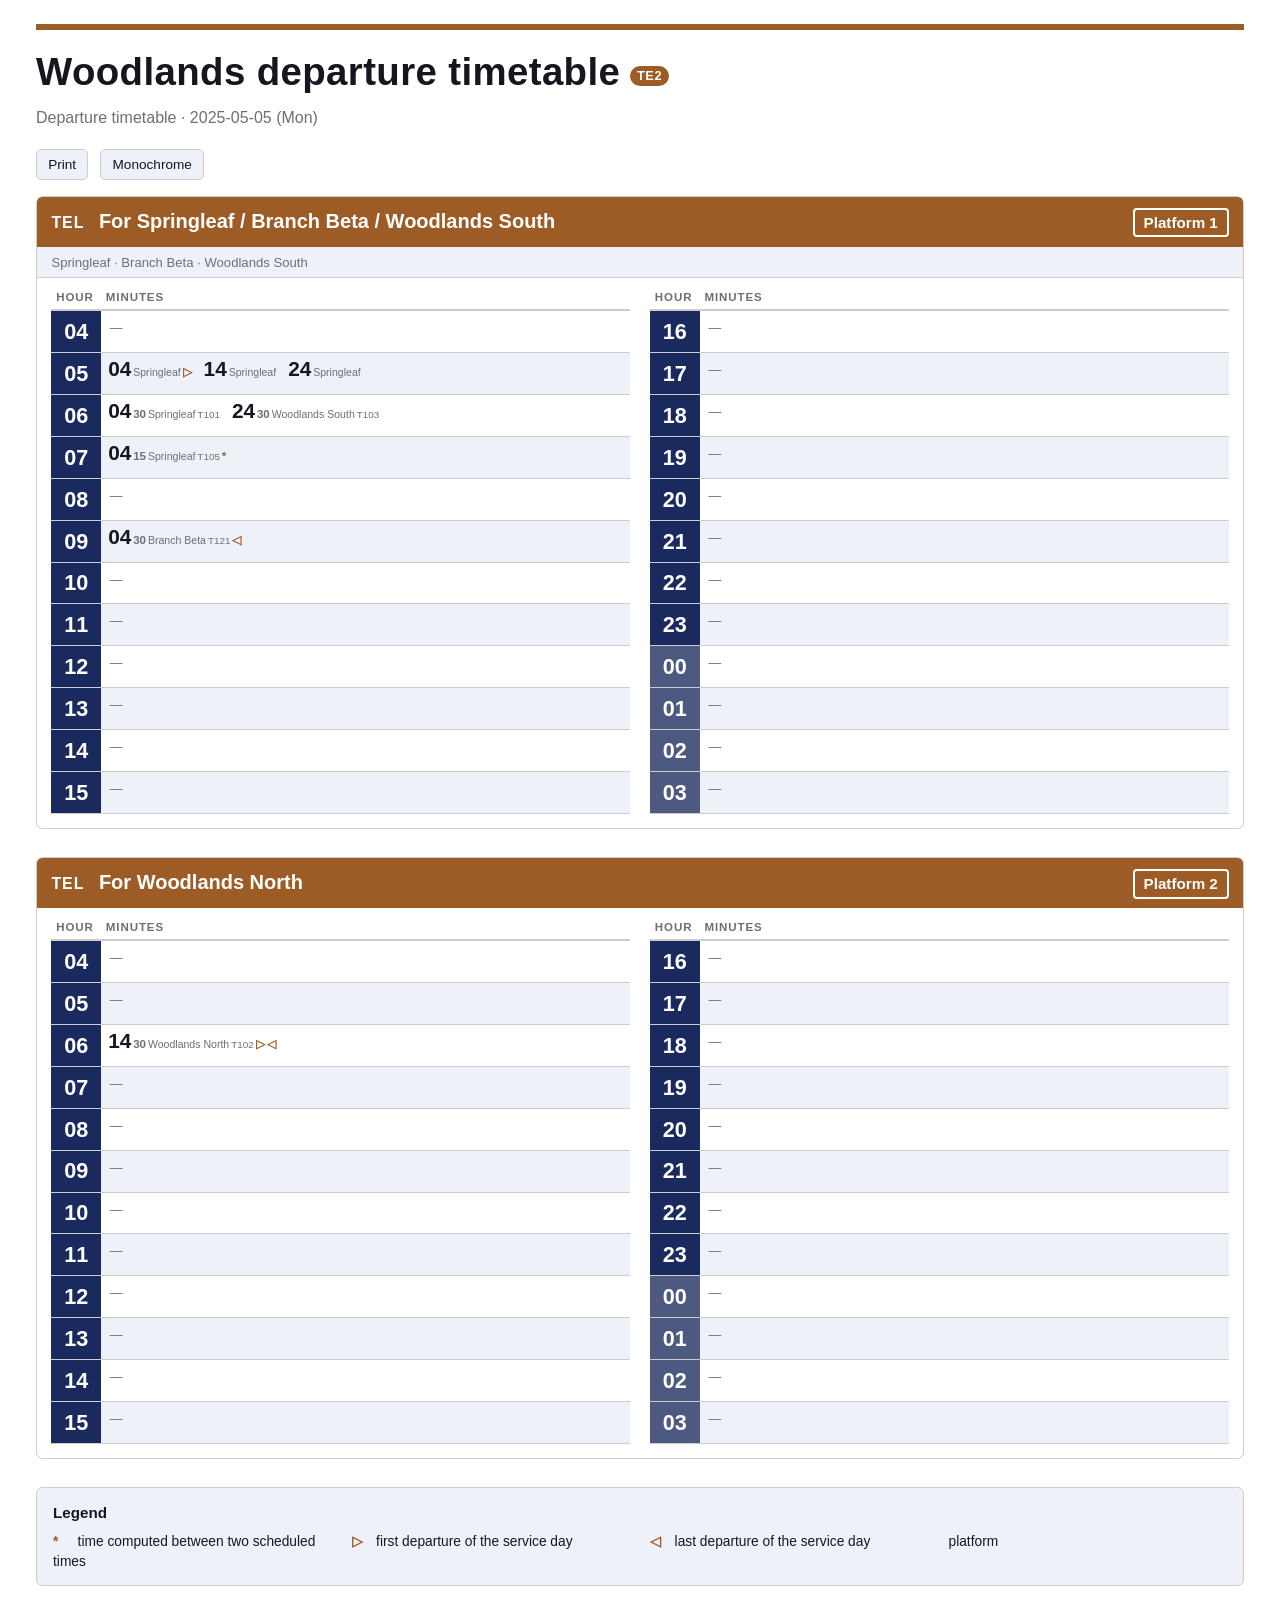
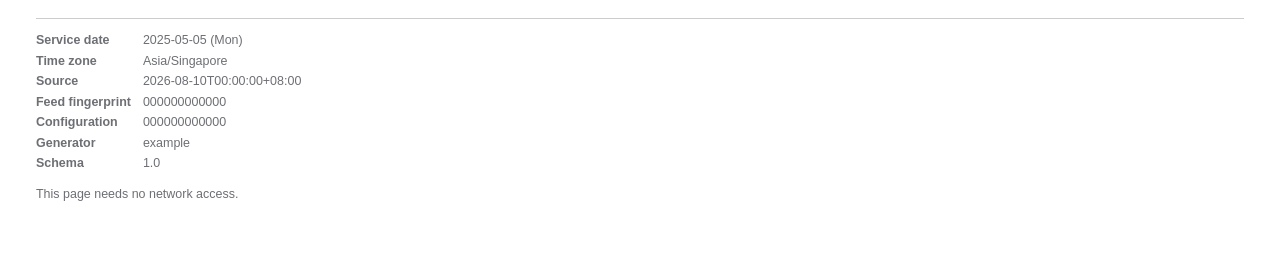
<file: examples/timetable-woodlands.html>
<!doctype html>
<html lang="en">
<head>
<meta charset="utf-8">
<meta name="viewport" content="width=device-width, initial-scale=1">
<meta http-equiv="Content-Security-Policy" content="default-src &#39;none&#39;; style-src &#39;unsafe-inline&#39;; script-src &#39;unsafe-inline&#39;; img-src data:; base-uri &#39;none&#39;; form-action &#39;none&#39;; frame-ancestors &#39;none&#39;">
<meta name="referrer" content="no-referrer">
<title>Woodlands departure timetable</title>
<style>
:root {
--font-stack: "Noto Sans", "Noto Sans JP", "Hiragino Kaku Gothic ProN", "Arial", sans-serif;
--bg: #ffffff;
--fg: #14171f;
--muted: color-mix(in srgb, #14171f 62%, #ffffff);
--rule: color-mix(in srgb, #14171f 22%, #ffffff);
--panel-bg: #eef1f8;
--row-alt: #eef1f8;
--hour-bg: #1b2a5e;
--hour-fg: #ffffff;
--accent: #9D5B25;
--accent-text: #FFFFFF;
--focus: #0b62d6;
--warn: #b26a00;
--warn-fg: #8a5200;
--warn-bg: #fff6e5;
}
/* Shared page frame for the timetable and the diagram.
 *
 * The theme lives entirely in custom properties, which the generator
 * writes into a :root block from the configuration. No rule below
 * hard-codes a brand color, and no rule loads a font file: the font
 * stack names system and openly licensed families only. */

*,
*::before,
*::after {
  box-sizing: border-box;
}

html {
  -webkit-text-size-adjust: 100%;
}

body {
  margin: 0;
  padding: 0 0 3rem;
  background: var(--bg);
  color: var(--fg);
  font-family: var(--font-stack);
  font-size: 16px;
  line-height: 1.45;
}

.page {
  max-width: 78rem;
  margin: 0 auto;
  padding: 1.5rem 1.25rem 0;
}

/* The accent bar carries the line color, so a reader can tell two
 * printed pages apart at a glance. */
.masthead {
  border-top: 6px solid var(--accent);
  padding-top: 0.9rem;
  margin-bottom: 1.25rem;
}

.masthead h1 {
  margin: 0;
  font-size: clamp(1.6rem, 1.2rem + 1.6vw, 2.4rem);
  font-weight: 800;
  letter-spacing: 0.01em;
}

.masthead .subtitle {
  margin: 0.35rem 0 0;
  font-size: 1rem;
  color: var(--muted);
}

.masthead .station-codes {
  display: inline-flex;
  gap: 0.35rem;
  margin-left: 0.6rem;
  vertical-align: 0.15em;
}

.code-chip {
  display: inline-block;
  padding: 0.05rem 0.45rem;
  border-radius: 0.65rem;
  background: var(--accent);
  color: var(--accent-text);
  font-size: 0.8rem;
  font-weight: 700;
  letter-spacing: 0.04em;
}

.notice {
  margin: 0 0 1rem;
  padding: 0.6rem 0.85rem;
  border-left: 4px solid var(--warn);
  background: var(--warn-bg);
  font-size: 0.9rem;
}

.notice ul {
  margin: 0.35rem 0 0;
  padding-left: 1.1rem;
}

h2 {
  font-size: 1.15rem;
  margin: 0;
}

/* ---------------------------------------------------------------- */
/* Site navigation                                                   */
/* ---------------------------------------------------------------- */

/* Only a page that belongs to a published site carries this block.
 * A one-off file has no navigation, and a printed page hides it. */
.site-nav {
  display: flex;
  flex-wrap: wrap;
  align-items: center;
  gap: 0.5rem 1.1rem;
  padding: 0.55rem 0.75rem;
  margin-bottom: 1.1rem;
  border: 1px solid var(--rule);
  border-radius: 0.4rem;
  background: var(--panel-bg);
  font-size: 0.85rem;
}

.site-nav a {
  color: inherit;
  text-decoration: none;
}

.site-home {
  font-weight: 700;
  padding: 0.15rem 0.5rem;
  border-radius: 0.25rem;
  border: 1px solid var(--rule);
  background: var(--bg);
}

.site-home:hover {
  border-color: var(--accent);
}

.site-name {
  font-weight: 700;
  letter-spacing: 0.04em;
  color: var(--muted);
  text-transform: uppercase;
  font-size: 0.75rem;
}

.nav-group {
  display: flex;
  align-items: center;
  gap: 0.4rem;
  min-width: 0;
}

.nav-label {
  font-size: 0.72rem;
  font-weight: 700;
  text-transform: uppercase;
  letter-spacing: 0.05em;
  color: var(--muted);
  white-space: nowrap;
}

.nav-group ul {
  display: flex;
  flex-wrap: wrap;
  gap: 0.25rem;
  margin: 0;
  padding: 0;
  list-style: none;
}

.nav-group a {
  display: inline-block;
  padding: 0.15rem 0.5rem;
  border-radius: 0.25rem;
  border: 1px solid transparent;
  background: var(--bg);
  white-space: nowrap;
}

.nav-group a:hover {
  border-color: var(--accent);
}

.nav-group a.current {
  background: var(--accent);
  color: var(--accent-text);
  font-weight: 700;
}

/* ---------------------------------------------------------------- */
/* Legend                                                            */
/* ---------------------------------------------------------------- */

.legend {
  margin: 1.75rem 0 0;
  padding: 0.85rem 1rem;
  border: 1px solid var(--rule);
  border-radius: 0.4rem;
  background: var(--panel-bg);
}

.legend h2 {
  font-size: 0.95rem;
  margin-bottom: 0.5rem;
}

.legend ul {
  margin: 0;
  padding: 0;
  list-style: none;
  display: grid;
  grid-template-columns: repeat(auto-fit, minmax(17rem, 1fr));
  gap: 0.3rem 1.25rem;
  font-size: 0.86rem;
}

.legend .symbol {
  display: inline-block;
  min-width: 1.3rem;
  font-weight: 700;
  color: var(--accent);
}

/* ---------------------------------------------------------------- */
/* Footer                                                            */
/* ---------------------------------------------------------------- */

.colophon {
  margin: 2rem 0 0;
  padding-top: 0.75rem;
  border-top: 1px solid var(--rule);
  font-size: 0.78rem;
  color: var(--muted);
}

.colophon dl {
  display: grid;
  grid-template-columns: auto 1fr;
  gap: 0.15rem 0.75rem;
  margin: 0;
}

.colophon dt {
  font-weight: 700;
}

.colophon dd {
  margin: 0;
  word-break: break-all;
}

.stale {
  color: var(--warn-fg);
  font-weight: 700;
}

/* ---------------------------------------------------------------- */
/* Controls                                                          */
/* ---------------------------------------------------------------- */

.controls {
  display: flex;
  flex-wrap: wrap;
  gap: 0.5rem 0.75rem;
  align-items: center;
  margin: 0 0 1rem;
}

.controls button,
.controls .toggle {
  font: inherit;
  font-size: 0.85rem;
  padding: 0.3rem 0.7rem;
  border: 1px solid var(--rule);
  border-radius: 0.3rem;
  background: var(--panel-bg);
  color: inherit;
  cursor: pointer;
}

.controls button:hover,
.controls .toggle:hover {
  border-color: var(--accent);
}

.controls button:focus-visible,
.controls .toggle:focus-within,
a:focus-visible,
summary:focus-visible {
  outline: 3px solid var(--focus);
  outline-offset: 2px;
}

.visually-hidden {
  position: absolute;
  width: 1px;
  height: 1px;
  padding: 0;
  margin: -1px;
  overflow: hidden;
  clip: rect(0 0 0 0);
  white-space: nowrap;
  border: 0;
}

/* Nothing on the page needs JavaScript. The controls only appear
 * once a script has enabled them. */
.needs-script {
  display: none;
}

/* ---------------------------------------------------------------- */
/* Print                                                             */
/* ---------------------------------------------------------------- */

@page {
  size: A4 portrait;
  margin: 12mm;
}

@media print {
  body {
    padding: 0;
    font-size: 10pt;
    background: #fff;
  }

  .page {
    max-width: none;
    padding: 0;
  }

  .controls,
  .no-print {
    display: none !important;
  }

  /* Hour cells and line accents carry meaning, so they must survive
   * the browser's default of dropping backgrounds. */
  .hour-cell,
  .code-chip,
  .panel-head,
  .band-row {
    -webkit-print-color-adjust: exact;
    print-color-adjust: exact;
  }

  a {
    color: inherit;
    text-decoration: none;
  }
}

/* A monochrome profile for a black-and-white printer, and for a
 * reader who prefers one. The generator adds .monochrome to <html>
 * when the reader asks for it; a monochrome device gets it for free. */
@media print and (monochrome) {
  :root {
    --hour-bg: #000;
    --hour-fg: #fff;
    --accent: #000;
    --accent-text: #fff;
    --row-alt: #ececec;
  }
}

.monochrome {
  --hour-bg: #1a1a1a;
  --hour-fg: #fff;
  --accent: #1a1a1a;
  --accent-text: #fff;
  --row-alt: #efefef;
}
/* The station departure timetable.
 *
 * The visual grammar follows a Japanese 発車時刻表: a strong direction
 * header, a dark hour column, alternating hour rows, large minute
 * numerals, and small destination annotations beside each minute. */

.panels {
  display: grid;
  gap: 1.75rem;
}

.panel {
  border: 1px solid var(--rule);
  border-radius: 0.4rem;
  overflow: hidden;
  break-inside: avoid;
}

.panel-head {
  display: flex;
  flex-wrap: wrap;
  align-items: baseline;
  gap: 0.4rem 0.9rem;
  padding: 0.6rem 0.9rem;
  background: var(--line-color, var(--accent));
  color: var(--line-text, var(--accent-text));
}

.panel-head .line-name {
  font-size: 1rem;
  font-weight: 800;
  letter-spacing: 0.06em;
  text-transform: uppercase;
}

.panel-head .direction {
  font-size: 1.25rem;
  font-weight: 800;
}

.panel-head .platform {
  margin-left: auto;
  font-size: 0.95rem;
  font-weight: 700;
  padding: 0.1rem 0.55rem;
  border: 2px solid currentColor;
  border-radius: 0.25rem;
}

.panel-destinations {
  margin: 0;
  padding: 0.35rem 0.9rem;
  border-bottom: 1px solid var(--rule);
  background: var(--panel-bg);
  font-size: 0.82rem;
  color: var(--muted);
}

/* The columns of one panel. Print and wide screens split the hours;
 * a narrow screen stacks them, so nothing scrolls sideways. */
.panel-columns {
  display: grid;
  gap: 0 1.25rem;
  grid-template-columns: 1fr;
  padding: 0.5rem 0.9rem 0.9rem;
}

/* Paper is always wide enough for the columns, and a printed page
 * that stacks them wastes half the sheet. The two queries carry the
 * same rules on purpose: `print` does not match `screen`. */
@media screen and (min-width: 52rem) {
  .panel-columns[data-columns="2"] {
    grid-template-columns: repeat(2, minmax(0, 1fr));
  }

  .panel-columns[data-columns="3"] {
    grid-template-columns: repeat(3, minmax(0, 1fr));
  }

  .panel-columns[data-columns="4"] {
    grid-template-columns: repeat(4, minmax(0, 1fr));
  }
}

@media print {
  .panel-columns[data-columns="2"] {
    grid-template-columns: repeat(2, minmax(0, 1fr));
  }

  .panel-columns[data-columns="3"] {
    grid-template-columns: repeat(3, minmax(0, 1fr));
  }

  .panel-columns[data-columns="4"] {
    grid-template-columns: repeat(4, minmax(0, 1fr));
  }
}

.hours {
  width: 100%;
  border-collapse: collapse;
  table-layout: fixed;
  /* Without this the grid stretches the shorter table, and the two
   * columns end up with different row heights. */
  align-self: start;
}

.hours caption {
  text-align: left;
  font-size: 0.75rem;
  color: var(--muted);
  padding: 0.3rem 0;
}

.hours th[scope="col"] {
  font-size: 0.72rem;
  text-transform: uppercase;
  letter-spacing: 0.08em;
  color: var(--muted);
  text-align: left;
  padding: 0.2rem 0.3rem;
  border-bottom: 2px solid var(--rule);
}

.hours th[scope="col"].col-hour {
  width: 3.1rem;
}

.hour-row {
  border-bottom: 1px solid var(--rule);
  break-inside: avoid;
  page-break-inside: avoid;
}

.hour-row:nth-child(even) {
  background: var(--row-alt);
}

.hour-cell {
  width: 3.1rem;
  vertical-align: top;
  padding: 0.3rem 0.2rem;
  background: var(--hour-bg);
  color: var(--hour-fg);
  font-size: 1.35rem;
  font-weight: 800;
  text-align: center;
  font-variant-numeric: tabular-nums;
}

/* A row for one of the small hours after midnight. The dagger in the
 * minute list already carries the meaning; this only softens the
 * hour cell so the break is visible at a glance. */
.hour-row.past-midnight .hour-cell {
  background: color-mix(in srgb, var(--hour-bg) 78%, #ffffff);
}

.minutes {
  padding: 0.25rem 0.35rem;
  vertical-align: top;
}

.minutes ol {
  margin: 0;
  padding: 0;
  list-style: none;
  display: flex;
  flex-wrap: wrap;
  gap: 0.15rem 0.55rem;
}

.dep {
  display: inline-flex;
  align-items: baseline;
  gap: 0.12rem;
  padding: 0.05rem 0.1rem;
  border-radius: 0.15rem;
}

.dep .min {
  font-size: 1.3rem;
  font-weight: 700;
  font-variant-numeric: tabular-nums;
  line-height: 1.05;
}

.dep .sec {
  font-size: 0.72rem;
  font-weight: 600;
  color: var(--muted);
}

.dep .dest {
  font-size: 0.66rem;
  line-height: 1;
  color: var(--muted);
  max-width: 5.5rem;
  overflow-wrap: anywhere;
}

.dep .train-name {
  font-size: 0.62rem;
  color: var(--muted);
  font-variant-numeric: tabular-nums;
}

.dep .flag {
  font-size: 0.72rem;
  font-weight: 700;
  color: var(--accent);
}

.dep.approximate .min {
  font-style: italic;
}

.dep.approximate {
  border-bottom: 2px dotted var(--accent);
}

.empty-hour {
  color: var(--muted);
  font-size: 0.8rem;
  padding-left: 0.2rem;
}

/* A headway band is a range, not a list of departures. It gets its
 * own row shape so that no reader mistakes it for exact times. */
.bands {
  margin: 0.25rem 0.9rem 0.9rem;
  padding: 0;
  list-style: none;
  display: grid;
  gap: 0.3rem;
}

.band-row {
  display: flex;
  flex-wrap: wrap;
  align-items: baseline;
  gap: 0.3rem 0.75rem;
  padding: 0.4rem 0.65rem;
  border: 2px dotted var(--accent);
  border-radius: 0.3rem;
  background: var(--panel-bg);
  font-size: 0.9rem;
}

.band-row .band-time {
  font-weight: 700;
  font-variant-numeric: tabular-nums;
}

.band-row .band-dest {
  color: var(--muted);
  font-size: 0.82rem;
}

.no-departures {
  padding: 1.25rem;
  border: 1px dashed var(--rule);
  border-radius: 0.4rem;
  color: var(--muted);
}

/* Print profiles. A3 gives the whole service day room to breathe. */
@media print {
  .panel {
    border-color: #666;
  }

  .panel-columns {
    padding: 0.3rem 0.5rem 0.5rem;
  }

  .dep .min {
    font-size: 11pt;
  }

  .dep .dest {
    font-size: 5.5pt;
    max-width: 4.2rem;
  }

  .hour-cell {
    font-size: 11pt;
  }
}

</style>
</head>
<body>
<div class="page">
<header class="masthead">
<h1>Woodlands departure timetable<span class="station-codes"><span class="code-chip">TE2</span></span></h1>
<p class="subtitle">Departure timetable · 2025-05-05 (Mon)</p>
</header>
<div class="controls needs-script no-print">
<button type="button" id="print-page">Print</button>
<button type="button" id="toggle-mono">Monochrome</button>
</div>
<div class="panels">
<section class="panel" id="panel-te-d0-p1" aria-labelledby="panel-te-d0-p1-heading" style="--line-color: #9D5B25;--line-text: #FFFFFF;">
<div class="panel-head">
<span class="line-name">TEL</span>
<h2 class="direction" id="panel-te-d0-p1-heading">For Springleaf / Branch Beta / Woodlands South</h2>
<span class="platform">Platform 1</span>
</div>
<p class="panel-destinations">Springleaf · Branch Beta · Woodlands South</p>
<div class="panel-columns" data-columns="2">
<table class="hours">
<caption class="visually-hidden">TEL · For Springleaf / Branch Beta / Woodlands South · 2025-05-05 (Mon) 1</caption>
<thead><tr><th scope="col" class="col-hour">Hour</th><th scope="col">Minutes</th></tr></thead>
<tbody>
<tr class="hour-row">
<th scope="row" class="hour-cell">04</th>
<td class="minutes"><span class="empty-hour" aria-hidden="true">—</span></td>
</tr>
<tr class="hour-row">
<th scope="row" class="hour-cell">05</th>
<td class="minutes"><ol>
<li class="dep"><span class="visually-hidden">05:04 → Springleaf, Platform 1, first departure of the service day</span>
<span aria-hidden="true" class="min">04</span><span aria-hidden="true" class="dest" title="Springleaf">Springleaf</span><span aria-hidden="true" class="flag flag-first">▷</span></li>
<li class="dep"><span class="visually-hidden">05:14 → Springleaf, Platform 1</span>
<span aria-hidden="true" class="min">14</span><span aria-hidden="true" class="dest" title="Springleaf">Springleaf</span></li>
<li class="dep"><span class="visually-hidden">05:24 → Springleaf, Platform 1</span>
<span aria-hidden="true" class="min">24</span><span aria-hidden="true" class="dest" title="Springleaf">Springleaf</span></li>
</ol></td>
</tr>
<tr class="hour-row">
<th scope="row" class="hour-cell">06</th>
<td class="minutes"><ol>
<li class="dep"><span class="visually-hidden">06:04:30 → Springleaf, Platform 1</span>
<span aria-hidden="true" class="min">04</span><span aria-hidden="true" class="sec">30</span><span aria-hidden="true" class="dest" title="Springleaf">Springleaf</span><span aria-hidden="true" class="train-name">T101</span></li>
<li class="dep"><span class="visually-hidden">06:24:30 → Woodlands South, Platform 1</span>
<span aria-hidden="true" class="min">24</span><span aria-hidden="true" class="sec">30</span><span aria-hidden="true" class="dest" title="Woodlands South">Woodlands South</span><span aria-hidden="true" class="train-name">T103</span></li>
</ol></td>
</tr>
<tr class="hour-row">
<th scope="row" class="hour-cell">07</th>
<td class="minutes"><ol>
<li class="dep"><span class="visually-hidden">07:04:15 → Springleaf, Platform 1, time computed between two scheduled times</span>
<span aria-hidden="true" class="min">04</span><span aria-hidden="true" class="sec">15</span><span aria-hidden="true" class="dest" title="Springleaf">Springleaf</span><span aria-hidden="true" class="train-name">T105</span><span aria-hidden="true" class="flag flag-interpolated">*</span></li>
</ol></td>
</tr>
<tr class="hour-row">
<th scope="row" class="hour-cell">08</th>
<td class="minutes"><span class="empty-hour" aria-hidden="true">—</span></td>
</tr>
<tr class="hour-row">
<th scope="row" class="hour-cell">09</th>
<td class="minutes"><ol>
<li class="dep"><span class="visually-hidden">09:04:30 → Branch Beta, Platform 1, last departure of the service day</span>
<span aria-hidden="true" class="min">04</span><span aria-hidden="true" class="sec">30</span><span aria-hidden="true" class="dest" title="Branch Beta">Branch Beta</span><span aria-hidden="true" class="train-name">T121</span><span aria-hidden="true" class="flag flag-last">◁</span></li>
</ol></td>
</tr>
<tr class="hour-row">
<th scope="row" class="hour-cell">10</th>
<td class="minutes"><span class="empty-hour" aria-hidden="true">—</span></td>
</tr>
<tr class="hour-row">
<th scope="row" class="hour-cell">11</th>
<td class="minutes"><span class="empty-hour" aria-hidden="true">—</span></td>
</tr>
<tr class="hour-row">
<th scope="row" class="hour-cell">12</th>
<td class="minutes"><span class="empty-hour" aria-hidden="true">—</span></td>
</tr>
<tr class="hour-row">
<th scope="row" class="hour-cell">13</th>
<td class="minutes"><span class="empty-hour" aria-hidden="true">—</span></td>
</tr>
<tr class="hour-row">
<th scope="row" class="hour-cell">14</th>
<td class="minutes"><span class="empty-hour" aria-hidden="true">—</span></td>
</tr>
<tr class="hour-row">
<th scope="row" class="hour-cell">15</th>
<td class="minutes"><span class="empty-hour" aria-hidden="true">—</span></td>
</tr>
</tbody>
</table>
<table class="hours">
<caption class="visually-hidden">TEL · For Springleaf / Branch Beta / Woodlands South · 2025-05-05 (Mon) 2</caption>
<thead><tr><th scope="col" class="col-hour">Hour</th><th scope="col">Minutes</th></tr></thead>
<tbody>
<tr class="hour-row">
<th scope="row" class="hour-cell">16</th>
<td class="minutes"><span class="empty-hour" aria-hidden="true">—</span></td>
</tr>
<tr class="hour-row">
<th scope="row" class="hour-cell">17</th>
<td class="minutes"><span class="empty-hour" aria-hidden="true">—</span></td>
</tr>
<tr class="hour-row">
<th scope="row" class="hour-cell">18</th>
<td class="minutes"><span class="empty-hour" aria-hidden="true">—</span></td>
</tr>
<tr class="hour-row">
<th scope="row" class="hour-cell">19</th>
<td class="minutes"><span class="empty-hour" aria-hidden="true">—</span></td>
</tr>
<tr class="hour-row">
<th scope="row" class="hour-cell">20</th>
<td class="minutes"><span class="empty-hour" aria-hidden="true">—</span></td>
</tr>
<tr class="hour-row">
<th scope="row" class="hour-cell">21</th>
<td class="minutes"><span class="empty-hour" aria-hidden="true">—</span></td>
</tr>
<tr class="hour-row">
<th scope="row" class="hour-cell">22</th>
<td class="minutes"><span class="empty-hour" aria-hidden="true">—</span></td>
</tr>
<tr class="hour-row">
<th scope="row" class="hour-cell">23</th>
<td class="minutes"><span class="empty-hour" aria-hidden="true">—</span></td>
</tr>
<tr class="hour-row past-midnight">
<th scope="row" class="hour-cell">00</th>
<td class="minutes"><span class="empty-hour" aria-hidden="true">—</span></td>
</tr>
<tr class="hour-row past-midnight">
<th scope="row" class="hour-cell">01</th>
<td class="minutes"><span class="empty-hour" aria-hidden="true">—</span></td>
</tr>
<tr class="hour-row past-midnight">
<th scope="row" class="hour-cell">02</th>
<td class="minutes"><span class="empty-hour" aria-hidden="true">—</span></td>
</tr>
<tr class="hour-row past-midnight">
<th scope="row" class="hour-cell">03</th>
<td class="minutes"><span class="empty-hour" aria-hidden="true">—</span></td>
</tr>
</tbody>
</table>
</div>
</section>
<section class="panel" id="panel-te-d1-p2" aria-labelledby="panel-te-d1-p2-heading" style="--line-color: #9D5B25;--line-text: #FFFFFF;">
<div class="panel-head">
<span class="line-name">TEL</span>
<h2 class="direction" id="panel-te-d1-p2-heading">For Woodlands North</h2>
<span class="platform">Platform 2</span>
</div>
<div class="panel-columns" data-columns="2">
<table class="hours">
<caption class="visually-hidden">TEL · For Woodlands North · 2025-05-05 (Mon) 1</caption>
<thead><tr><th scope="col" class="col-hour">Hour</th><th scope="col">Minutes</th></tr></thead>
<tbody>
<tr class="hour-row">
<th scope="row" class="hour-cell">04</th>
<td class="minutes"><span class="empty-hour" aria-hidden="true">—</span></td>
</tr>
<tr class="hour-row">
<th scope="row" class="hour-cell">05</th>
<td class="minutes"><span class="empty-hour" aria-hidden="true">—</span></td>
</tr>
<tr class="hour-row">
<th scope="row" class="hour-cell">06</th>
<td class="minutes"><ol>
<li class="dep"><span class="visually-hidden">06:14:30 → Woodlands North, Platform 2, first departure of the service day, last departure of the service day</span>
<span aria-hidden="true" class="min">14</span><span aria-hidden="true" class="sec">30</span><span aria-hidden="true" class="dest" title="Woodlands North">Woodlands North</span><span aria-hidden="true" class="train-name">T102</span><span aria-hidden="true" class="flag flag-first">▷</span><span aria-hidden="true" class="flag flag-last">◁</span></li>
</ol></td>
</tr>
<tr class="hour-row">
<th scope="row" class="hour-cell">07</th>
<td class="minutes"><span class="empty-hour" aria-hidden="true">—</span></td>
</tr>
<tr class="hour-row">
<th scope="row" class="hour-cell">08</th>
<td class="minutes"><span class="empty-hour" aria-hidden="true">—</span></td>
</tr>
<tr class="hour-row">
<th scope="row" class="hour-cell">09</th>
<td class="minutes"><span class="empty-hour" aria-hidden="true">—</span></td>
</tr>
<tr class="hour-row">
<th scope="row" class="hour-cell">10</th>
<td class="minutes"><span class="empty-hour" aria-hidden="true">—</span></td>
</tr>
<tr class="hour-row">
<th scope="row" class="hour-cell">11</th>
<td class="minutes"><span class="empty-hour" aria-hidden="true">—</span></td>
</tr>
<tr class="hour-row">
<th scope="row" class="hour-cell">12</th>
<td class="minutes"><span class="empty-hour" aria-hidden="true">—</span></td>
</tr>
<tr class="hour-row">
<th scope="row" class="hour-cell">13</th>
<td class="minutes"><span class="empty-hour" aria-hidden="true">—</span></td>
</tr>
<tr class="hour-row">
<th scope="row" class="hour-cell">14</th>
<td class="minutes"><span class="empty-hour" aria-hidden="true">—</span></td>
</tr>
<tr class="hour-row">
<th scope="row" class="hour-cell">15</th>
<td class="minutes"><span class="empty-hour" aria-hidden="true">—</span></td>
</tr>
</tbody>
</table>
<table class="hours">
<caption class="visually-hidden">TEL · For Woodlands North · 2025-05-05 (Mon) 2</caption>
<thead><tr><th scope="col" class="col-hour">Hour</th><th scope="col">Minutes</th></tr></thead>
<tbody>
<tr class="hour-row">
<th scope="row" class="hour-cell">16</th>
<td class="minutes"><span class="empty-hour" aria-hidden="true">—</span></td>
</tr>
<tr class="hour-row">
<th scope="row" class="hour-cell">17</th>
<td class="minutes"><span class="empty-hour" aria-hidden="true">—</span></td>
</tr>
<tr class="hour-row">
<th scope="row" class="hour-cell">18</th>
<td class="minutes"><span class="empty-hour" aria-hidden="true">—</span></td>
</tr>
<tr class="hour-row">
<th scope="row" class="hour-cell">19</th>
<td class="minutes"><span class="empty-hour" aria-hidden="true">—</span></td>
</tr>
<tr class="hour-row">
<th scope="row" class="hour-cell">20</th>
<td class="minutes"><span class="empty-hour" aria-hidden="true">—</span></td>
</tr>
<tr class="hour-row">
<th scope="row" class="hour-cell">21</th>
<td class="minutes"><span class="empty-hour" aria-hidden="true">—</span></td>
</tr>
<tr class="hour-row">
<th scope="row" class="hour-cell">22</th>
<td class="minutes"><span class="empty-hour" aria-hidden="true">—</span></td>
</tr>
<tr class="hour-row">
<th scope="row" class="hour-cell">23</th>
<td class="minutes"><span class="empty-hour" aria-hidden="true">—</span></td>
</tr>
<tr class="hour-row past-midnight">
<th scope="row" class="hour-cell">00</th>
<td class="minutes"><span class="empty-hour" aria-hidden="true">—</span></td>
</tr>
<tr class="hour-row past-midnight">
<th scope="row" class="hour-cell">01</th>
<td class="minutes"><span class="empty-hour" aria-hidden="true">—</span></td>
</tr>
<tr class="hour-row past-midnight">
<th scope="row" class="hour-cell">02</th>
<td class="minutes"><span class="empty-hour" aria-hidden="true">—</span></td>
</tr>
<tr class="hour-row past-midnight">
<th scope="row" class="hour-cell">03</th>
<td class="minutes"><span class="empty-hour" aria-hidden="true">—</span></td>
</tr>
</tbody>
</table>
</div>
</section>
</div>
<section class="legend" aria-labelledby="legend-heading">
<h2 id="legend-heading">Legend</h2>
<ul>
<li><span class="symbol" aria-hidden="true">*</span> time computed between two scheduled times</li>
<li><span class="symbol" aria-hidden="true">▷</span> first departure of the service day</li>
<li><span class="symbol" aria-hidden="true">◁</span> last departure of the service day</li>
<li>platform</li>
</ul>
</section>
<footer class="colophon">
<dl>
<dt>Service date</dt><dd>2025-05-05 (Mon)</dd>
<dt>Time zone</dt><dd>Asia/Singapore</dd>
<dt>Source</dt><dd>2026-08-10T00:00:00+08:00</dd>
<dt>Feed fingerprint</dt><dd>000000000000</dd>
<dt>Configuration</dt><dd>000000000000</dd>
<dt>Generator</dt><dd>example</dd>
<dt>Schema</dt><dd>1.0</dd>
</dl>
<p>This page needs no network access.</p>
</footer>
<script>
/* Page controls for the timetable.
 *
 * Everything here is an enhancement. Without it the timetable still
 * shows every departure and still prints; the buttons simply stay
 * hidden, because they start with a `needs-script` class. */
(function () {
  "use strict";

  /* The controls carry `needs-script`, which the stylesheet hides.
   * Removing the class is what reveals them; clearing an inline style
   * would leave the stylesheet rule in force. */
  var controls = document.querySelectorAll(".needs-script");
  for (var i = 0; i < controls.length; i++) {
    controls[i].classList.remove("needs-script");
  }

  var print = document.getElementById("print-page");
  if (print) {
    print.addEventListener("click", function () {
      window.print();
    });
  }

  var mono = document.getElementById("toggle-mono");
  if (mono) {
    mono.addEventListener("click", function () {
      var on = document.documentElement.classList.toggle("monochrome");
      mono.setAttribute("aria-pressed", on ? "true" : "false");
    });
    mono.setAttribute("aria-pressed", "false");
  }
})();

</script>
</div>
</body>
</html>
</file>
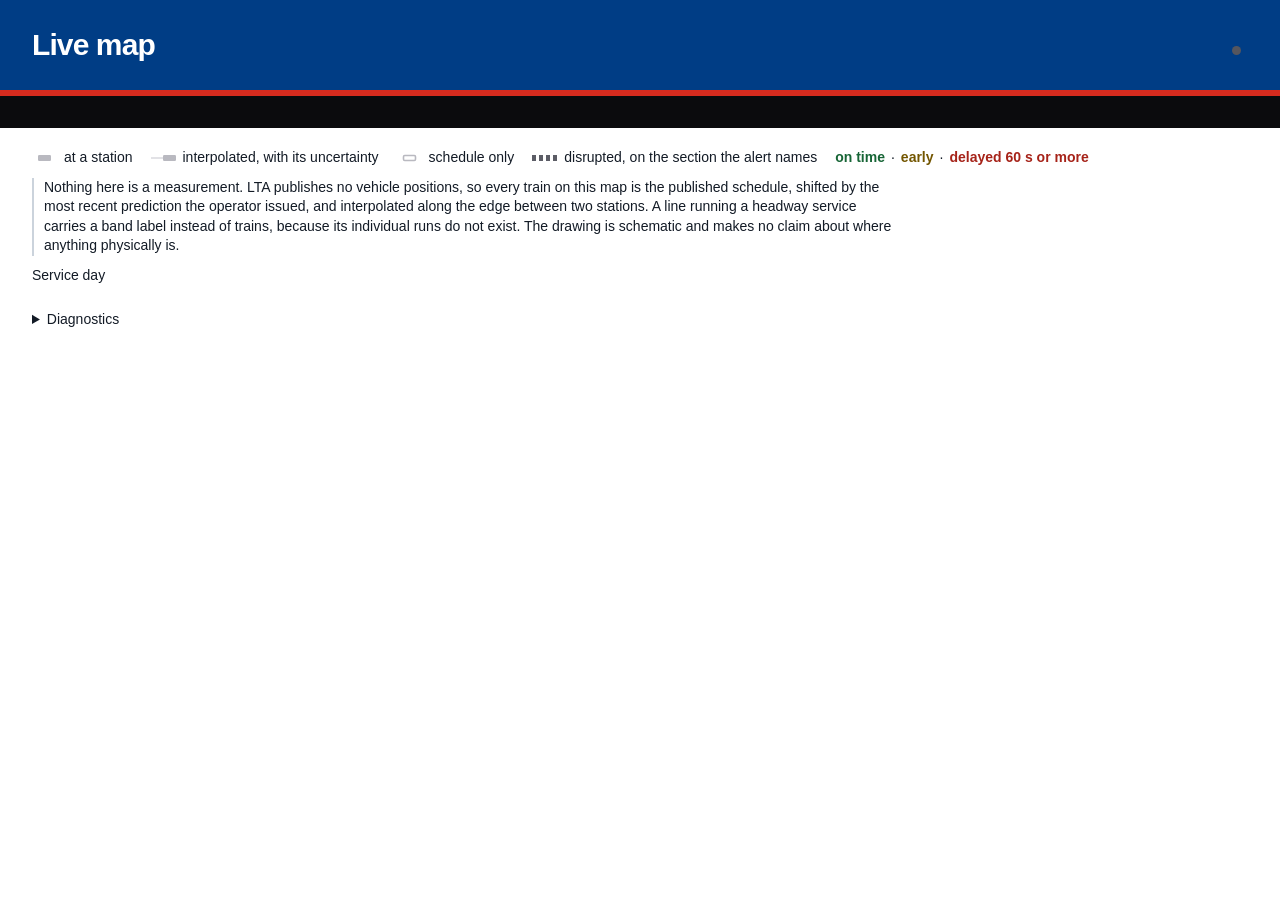
<file: crates/mrt-map-web/assets/map.html>
<!doctype html>
<html lang="en">
<head>
<meta charset="utf-8">
<meta name="viewport" content="width=device-width, initial-scale=1">
<!-- The page loads nothing. `default-src 'none'` forbids every
     request; `connect-src` opens exactly one hole, for the snapshot
     URL that the script polls, which is the only fetch the page makes
     and the only one it can make. The board relies on the same single
     request. A static site configured to poll a snapshot on another
     origin gets that one origin appended by the renderer; a
     same-origin snapshot leaves the placeholder empty. The two
     `'unsafe-inline'` grants cover the page's own stylesheet and
     script, which travel inside the document because a self-contained
     page is the discipline of this repository; there is no external
     script or style to allow. -->
<meta http-equiv="Content-Security-Policy" content="default-src 'none'; connect-src 'self'<!--MAP-CONNECT-->; style-src 'unsafe-inline'; script-src 'unsafe-inline'; base-uri 'none'; form-action 'none'">
<title>MRTracker live map</title>
<style>
/* The live map.
 *
 * The page extends the grammar of the RATIS board: the same chrome
 * colours, the same freshness lamp, the same three operational lamp
 * colours with the same meanings. Nothing below is decoration. There
 * is no gradient, no blur, no glow, no rounded card, no icon, and no
 * embedded font file. */

:root {
  /* The board's chrome, unchanged. --void is the map background: the
   * schematic sits on nothing, because it makes no geographic claim
   * and a basemap would imply one. */
  --void: #0b0b0d;
  --chrome: #003d85;
  --paper: #ffffff;
  --ink: #131b26;
  --brand-red: #d52b1e;
  --focus: #ffdf45;
  --rule: #cbd3dc;
  --text: #e8e8e8;
  --muted: #131b26;
  /* The colour a line loses its identity to when the operator reports
   * it disrupted. It is a neutral grey and nothing else: the line is
   * still drawn, it just no longer claims to be running. */
  --grey: #5c5d66;
  /* The three operational colours of the board, reserved for the
   * freshness lamp, for train delay states, and for the rule beside a
   * disruption notice. A line keeps its own identity colour; these
   * never colour a ribbon, and a disrupted ribbon greys rather than
   * turning red. */
  --amber: #e5d500;
  --green: #35d461;
  --red: #ff4b3a;
  /* The LTA Identity typeface is licensed to this repository for
   * private use only (README.md), so a page that may be published
   * must not reference the file. This stack names widely installed
   * faces and ends in a generic family, exactly as the publication
   * pages do. */
  --font: Helvetica, "Helvetica Neue", Arial, sans-serif;
}

*, *::before, *::after { box-sizing: border-box; }

/* One column, full height, with a dark schematic. The map is the page; the chrome
 * above and the legend below stay out of its way. */
body {
  margin: 0;
  background: var(--paper);
  color: var(--ink);
  font-family: var(--font);
  font-size: 15px;
  line-height: 1.4;
  /* Aligned numbers — ages, headways, delays — must not shift width
   * as they count. */
  font-variant-numeric: tabular-nums;
}

/* The chrome bar carries the title, the deployment mode, and the
 * freshness lamp. It is a flat band, not a card: no radius, no
 * shadow. */
.chrome {
  display: flex;
  flex-wrap: wrap;
  align-items: baseline;
  gap: 8px 18px;
  padding: 24px 32px;
  background: var(--chrome);
  color: var(--paper);
  border-bottom: 6px solid var(--brand-red);
}

.chrome h1 {
  margin: 0;
  font-size: 30px;
  font-weight: 700;
  letter-spacing: -.03em;
}

/* The deployment mode. A half-hourly static build is a schedule
 * animation and the page has to say so; the plan makes that a
 * requirement, not a footnote. */
.deployment { margin: 0; font-size: 13px; color: var(--muted); }

/* The freshness lamp, in the board's grammar: a small dot and words,
 * pushed to the end of the bar. */
.status {
  margin: 0 0 0 auto;
  display: flex;
  align-items: center;
  gap: 7px;
  font-size: 13px;
  color: var(--muted);
}

/* The lamp itself, in the board's three-colour grammar: green while
 * the realtime layer is current, amber while it is ageing and its
 * predictions still apply, red once it is stale or absent. Unlit is
 * the state before the first fetch answers, and nothing else. The age
 * in words sits beside it in every state. */
.lamp {
  width: 9px;
  height: 9px;
  border-radius: 50%;
  background: #55565e;
  flex: none;
}
.lamp.live { background: var(--green); }
.lamp.ageing { background: var(--amber); }
.lamp.stale { background: var(--red); }

/* Controls the script reveals. They start hidden, so a page without a
 * script never shows a control that does nothing. */
.needs-script { display: none !important; }
.controls { font-size: 13px; color: var(--muted); }
.controls label { display: inline-flex; align-items: center; gap: 6px; }

/* The drawing fills the space it is given and never scrolls the page
 * sideways; the viewBox does the fitting. */
main { padding: 16px; background: var(--void); color: var(--text); }
svg.map { display: block; width: 100%; height: auto; max-height: 78vh; }

/* The dual-stroke ribbon, from OpenFantasyMap, adapted to a void
 * background. The casing is the background colour at twice the
 * weight, so each line cuts a clean gap through the ones drawn before
 * it and a crossing reads without a basemap. A dark casing on a dark
 * page would be invisible, which is why the colour is the background
 * and not black. */
.casing {
  fill: none;
  stroke: var(--void);
  stroke-width: 12;
  stroke-linejoin: round;
  stroke-linecap: round;
}

/* The line ribbon: flat, bold, constant width, round joins. It is the
 * strongest element on the page, and its colour is the only identity
 * colour the map uses. */
.ribbon {
  fill: none;
  stroke-width: 6;
  stroke-linejoin: round;
  stroke-linecap: round;
}

/* A disrupted line keeps its shape and loses its colour. Greying is
 * the whole statement the alert supports about the line as a whole:
 * it is still there, it is still drawn, and it is not running
 * normally. The rule sits here rather than on the presentation
 * attribute so that the identity colour stays in the markup and only
 * the state is styled. */
.ribbon-group.disrupted .ribbon { stroke: var(--grey); }

/* The section the alert actually names: the same grey at the ribbon's
 * weight, then a dashed cut in the background colour, so the section
 * reads as a broken line and the rest of the disrupted line stays
 * whole. Nothing is invented — the path spans only the stations the
 * alert lists, joined along the layout — and a line whose alert names
 * no section gets no mark at all. No glow, no gradient: a gap is the
 * strongest flat statement available on a schematic. */
.disrupted-section {
  fill: none;
  stroke: var(--grey);
  stroke-width: 6;
  stroke-linejoin: round;
  stroke-linecap: round;
}
.disrupted-cut {
  fill: none;
  stroke: var(--void);
  stroke-width: 7;
  stroke-dasharray: 3 7;
  stroke-linecap: butt;
}

/* A station is a hollow disc ringed in the line colour: it reads at
 * small sizes and stays legible with a train pill on it. */
.station .disc { fill: var(--void); stroke-width: 2.6; }

/* An interchange gets one distinct shape, used everywhere: a larger
 * pale disc with a dark ring. One treatment, no second variant. */
.station.interchange .disc { fill: #f2f2f4; stroke: #0b0b0d; stroke-width: 2.2; }

/* Station names sit quietly beside their discs: no background, no
 * card, no leader line. */
.station-name { font-size: 11px; fill: #b9b9c0; }

/* A headway band replaces trains with words. A line with
 * exact_times=0 has no individual runs to draw, and the label says
 * so rather than leaving the line looking broken. */
.band-label { font-size: 11px; font-weight: 600; letter-spacing: .2px; }

/* Trains.
 *
 * A pill on the ribbon, oriented along the edge, in the colour of its
 * line. The three provenance treatments differ in shape, so a reader
 * tells them apart without the legend:
 *   at-station        solid pill, nothing behind it
 *   interpolated      solid pill with a trailing uncertainty bar
 *   schedule-only     hollow pill
 * The legend below states the same thing in words anyway. */
.train .tail { opacity: .45; }
.train.schedule-only .pill { fill: none !important; stroke-width: 1.6 !important; }

/* A train that should have arrived and has no newer snapshot stops at
 * the station and fades. The script never slides it past the arrival
 * it is due at; this is what "stopped, and stale" looks like. */
.train.overdue { opacity: .45; }
.train.overdue .tail { display: none; }

/* The legend and the footer. Small, flat, no icons. */
.legend {
  display: flex;
  flex-wrap: wrap;
  gap: 6px 18px;
  padding: 10px 16px 0;
  font-size: 12.5px;
  color: var(--muted);
}
.legend .key { display: inline-flex; align-items: center; gap: 6px; }
.legend svg { display: block; }
.legend b.green { color: var(--green); font-weight: 600; }
.legend b.amber { color: var(--amber); font-weight: 600; }
.legend b.red { color: var(--red); font-weight: 600; }

/* Notices: the alert text the operator published, and the one
 * statement the map makes about its own realtime coverage. Flat, and
 * quiet by design — a rule on the left, no card, no radius, no icon,
 * no fill — so a notice reads as the operator's sentence rather than
 * as an alarm the map invented. The rule turns red only on a
 * disruption notice, which is the same meaning red already carries in
 * the lamp and on a late train. The section is absent entirely when
 * there is nothing to say. */
.notices { margin: 12px 16px 0; max-width: 62em; }
.notice {
  margin: 0 0 5px;
  padding-left: 10px;
  border-left: 2px solid var(--rule);
  font-size: 13px;
  color: var(--muted);
}
.notice.disrupted { border-left-color: var(--red); color: var(--ink); }

/* The note under the legend states what "live" means here, because a
 * moving dot invites a reader to believe it is a measurement. */
.honesty {
  margin: 10px 16px 0;
  padding-left: 10px;
  border-left: 2px solid var(--rule);
  font-size: 12.5px;
  color: var(--muted);
  max-width: 62em;
}

/* Diagnostics. Everything the page could not draw is listed here
 * rather than dropped: unmatched layout stations, unplaceable runs,
 * a stale feed. */
.diagnostics-block { margin: 14px 16px 24px; font-size: 12.5px; color: var(--muted); }
.diagnostics-block summary { cursor: default; }
.diagnostics { margin: 8px 0 0; padding-left: 1.1rem; }
.diagnostics code { color: var(--ink); }
.diagnostics .subject { color: var(--ink); }
.no-diagnostics { margin: 8px 0 0; }

/* The dated line. On screen it sits with the diagnostics; in print it
 * is the only thing that says when the drawing was made. */
.dated { margin: 10px 16px 0; font-size: 12.5px; color: var(--muted); }


/* White chrome surrounds the dark schematic; data colours remain unchanged. */
.chrome .deployment, .chrome .status, .chrome .controls { color: var(--paper); font-size: 14px; }
.controls label { min-height: 44px; }
.controls input { width: 18px; height: 18px; accent-color: var(--focus); }
.legend, .notices, .honesty, .diagnostics-block, .dated { margin-inline: 32px; font-size: 14px; }
.legend { padding-inline: 0; padding-top: 20px; }
.legend b.green { color: #176536; }
.legend b.amber { color: #735600; }
.legend b.red { color: #a62319; }
a { color: #003d85; text-underline-offset: .2em; }
:focus-visible { outline: 3px solid var(--focus); outline-offset: 3px; }
summary { min-height: 44px; padding-block: 10px; }
@media (max-width: 650px) {
 .chrome { padding: 20px; align-items: flex-start; }
 .chrome h1 { width: 100%; }
 .status { margin-left: 0; }
 .legend, .notices, .honesty, .diagnostics-block, .dated { margin-inline: 20px; }
}

/* Print.
 *
 * A schematic prints well and a moving map does not, so the print
 * profile drops the trains, the controls, and the lamp, and prints
 * the network on white with its date. Colour is kept: the ribbons are
 * the drawing. */
@media print {
  :root { --void: #ffffff; --text: #000000; --muted: #333333; }
  body { background: #fff; color: #000; }
  .chrome { background: transparent; color: #000; border-bottom: 1px solid #999; }
  .chrome .deployment { color: #000; }
  main { background: #fff; }
  .no-print, .status, .controls, .legend, .diagnostics-block { display: none !important; }
  .trains { display: none !important; }
  .casing { stroke: #ffffff; }
  .station-name { fill: #111111; }
  .station.interchange .disc { fill: #ffffff; stroke: #111111; }
  svg.map { max-height: none; }
}
</style>
</head>
<body data-snapshot-url="<!--MAP-SNAPSHOT-URL-->">

<header class="chrome">
  <h1>Live map</h1>
  <p class="deployment"><!--MAP-DEPLOYMENT--></p>
  <div class="controls needs-script no-print">
    <label><input type="checkbox" id="motion" checked> advance trains between polls</label>
  </div>
  <p class="status">
    <span class="lamp <!--MAP-LAMP-->" id="lamp"></span>
    <span id="statusText"><!--MAP-STATUS--></span>
  </p>
</header>

<main>
<!--MAP-SVG-->
</main>

<!--MAP-NOTICES-->

<div class="legend no-print">
  <span class="key">
    <svg width="26" height="10" viewBox="0 0 26 10" aria-hidden="true"><rect x="6" y="2" width="13" height="6" rx="1.2" fill="#b9b9c0"/></svg>
    at a station
  </span>
  <span class="key">
    <svg width="26" height="10" viewBox="0 0 26 10" aria-hidden="true"><rect x="0" y="4.1" width="14" height="1.8" fill="#b9b9c0" opacity=".45"/><rect x="12" y="2" width="13" height="6" rx="1.2" fill="#b9b9c0"/></svg>
    interpolated, with its uncertainty
  </span>
  <span class="key">
    <svg width="26" height="10" viewBox="0 0 26 10" aria-hidden="true"><rect x="6.5" y="2.5" width="12" height="5" rx="1.2" fill="none" stroke="#b9b9c0" stroke-width="1.6"/></svg>
    schedule only
  </span>
  <span class="key">
    <svg width="26" height="10" viewBox="0 0 26 10" aria-hidden="true"><path d="M0 5 L26 5" stroke="#5c5d66" stroke-width="6" stroke-dasharray="4 3"/></svg>
    disrupted, on the section the alert names
  </span>
  <span class="key">
    <b class="green">on time</b> · <b class="amber">early</b> · <b class="red">delayed 60 s or more</b>
  </span>
</div>

<p class="honesty">
  Nothing here is a measurement. LTA publishes no vehicle positions, so
  every train on this map is the published schedule, shifted by the most
  recent prediction the operator issued, and interpolated along the edge
  between two stations. A line running a headway service carries a band
  label instead of trains, because its individual runs do not exist. The
  drawing is schematic and makes no claim about where anything
  physically is.
</p>

<p class="dated">Service day <!--MAP-DATE--></p>

<details class="diagnostics-block no-print">
  <summary>Diagnostics</summary>
  <!--MAP-DIAGNOSTICS-->
</details>

<script type="application/json" id="map-geometry"><!--MAP-GEOMETRY--></script>
<script>
"use strict";

/* The live map client.
 *
 * The page is already complete without this script: the network, the
 * stations, the names, and the band labels are in the document. The
 * script adds one thing, trains, and re-polls one URL. */

var GEO = JSON.parse(document.getElementById("map-geometry").textContent);
var SVGNS = "http://www.w3.org/2000/svg";
var SNAPSHOT_URL = document.body.getAttribute("data-snapshot-url");

/* The board's three operational colours, with the board's meanings.
 * A train's own colour is its line colour; these only ever reach its
 * outline. */
var GREEN = "#35d461", AMBER = "#e5d500", RED = "#ff4b3a";

/* How far a run must be off its schedule before the map calls it
 * delayed or early, in seconds. The board uses the same threshold. */
var OFF_SCHEDULE_SECS = 60;

var trainsGroup = document.getElementById("map-trains");
var bandsGroup = document.getElementById("map-bands");
var lampEl = document.getElementById("lamp");
var statusEl = document.getElementById("statusText");
var motionEl = document.getElementById("motion");

var snapshot = null;      /* the snapshot that is showing */
var generated = null;     /* POSIX second the document was built at */
var receivedAt = 0;       /* visitor clock when this snapshot first arrived */
var receivedAge = 0;      /* document age at first receipt, in seconds */
var snapshotIdentity = null; /* unchanged polls must not restart motion */
var fetchedAt = 0;        /* visitor clock, last fetch that worked */
var failedAt = 0;         /* visitor clock, last fetch that failed */
var placed = [];          /* one record per drawn train */
var sectionCache = {};    /* section key -> arc-length record */

/* The controls carry `needs-script`, which the stylesheet hides. A
 * control that only a script can drive must not appear before the
 * script runs. */
(function reveal() {
  var hidden = document.querySelectorAll(".needs-script");
  for (var i = 0; i < hidden.length; i++) {
    hidden[i].classList.remove("needs-script");
  }
})();

/* ---------------------------------------------------------------- */
/* Geometry. The arithmetic is OpenFantasyMap's, copied as plain      */
/* functions: cumulative arc length, then a point at a fraction of    */
/* it. No library, no editor state.                                   */
/* ---------------------------------------------------------------- */

function arc(key) {
  if (sectionCache[key]) return sectionCache[key];
  var points = GEO.sections[key];
  if (!points || points.length < 1) return null;
  var lengths = [0], total = 0;
  for (var i = 1; i < points.length; i++) {
    total += Math.sqrt(
      Math.pow(points[i][0] - points[i - 1][0], 2) +
      Math.pow(points[i][1] - points[i - 1][1], 2)
    );
    lengths.push(total);
  }
  sectionCache[key] = { points: points, lengths: lengths, total: total };
  return sectionCache[key];
}

function pointAtFraction(record, fraction) {
  var points = record.points;
  var first = points[0];
  if (record.total <= 0) return { x: first[0], y: first[1], angle: 0 };
  var target = Math.max(0, Math.min(1, fraction)) * record.total;
  for (var i = 1; i < points.length; i++) {
    if (record.lengths[i] < target) continue;
    var span = record.lengths[i] - record.lengths[i - 1];
    var share = span > 0 ? (target - record.lengths[i - 1]) / span : 0;
    var a = points[i - 1], b = points[i];
    return {
      x: a[0] + (b[0] - a[0]) * share,
      y: a[1] + (b[1] - a[1]) * share,
      angle: Math.atan2(b[1] - a[1], b[0] - a[0]) * 180 / Math.PI
    };
  }
  var last = points[points.length - 1];
  return { x: last[0], y: last[1], angle: 0 };
}

/* ---------------------------------------------------------------- */
/* Trains                                                            */
/* ---------------------------------------------------------------- */

function lineColor(index) {
  var line = GEO.lines[index];
  return (line && line.color) || "#7a7f8c";
}

/* The outline of a train: red when it has lost a minute or more,
 * amber when it is running that far ahead, and nothing when it is on
 * time. The identity colour of the line stays dominant. */
function stateColor(delay) {
  if (delay == null) return null;
  if (delay >= OFF_SCHEDULE_SECS) return RED;
  if (delay <= -OFF_SCHEDULE_SECS) return AMBER;
  return null;
}

function delayWords(delay) {
  if (delay == null) return "no live delay";
  if (delay >= OFF_SCHEDULE_SECS) return "late by " + Math.round(delay / 60) + " min";
  if (delay <= -OFF_SCHEDULE_SECS) return "early by " + Math.round(-delay / 60) + " min";
  return "on time";
}

function qualityWords(quality) {
  if (quality === "at-station") return "standing at a station";
  if (quality === "interpolated-realtime") return "interpolated between two predicted times";
  if (quality === "interpolated-schedule") return "interpolated, and the schedule itself was computed";
  return "from the schedule alone";
}

/* Every string below reaches the document through textContent or a
 * numeric attribute, so feed text cannot become markup. */
function trainTitle(train) {
  return train.destination + " · " + qualityWords(train.quality) +
    " · " + delayWords(train.delay_secs);
}

function rebuildTrains() {
  while (trainsGroup.firstChild) trainsGroup.removeChild(trainsGroup.firstChild);
  placed = [];
  if (!snapshot) return;

  for (var i = 0; i < snapshot.trains.length; i++) {
    var train = snapshot.trains[i];
    var color = lineColor(train.line);
    var group = document.createElementNS(SVGNS, "g");
    group.setAttribute("class", "train " + train.quality);

    var title = document.createElementNS(SVGNS, "title");
    title.textContent = trainTitle(train);
    group.appendChild(title);

    /* The estimate treatment: an interpolated position trails a short
     * bar over the part of the edge it might really be on. A position
     * at a station, which is the strongest claim the data supports,
     * has no bar. */
    var interpolated = train.quality === "interpolated-realtime" ||
      train.quality === "interpolated-schedule";
    if (interpolated) {
      var tail = document.createElementNS(SVGNS, "rect");
      tail.setAttribute("class", "tail");
      tail.setAttribute("x", "-20");
      tail.setAttribute("y", "-0.9");
      tail.setAttribute("width", "14");
      tail.setAttribute("height", "1.8");
      tail.setAttribute("fill", color);
      group.appendChild(tail);
    }

    var pill = document.createElementNS(SVGNS, "rect");
    pill.setAttribute("class", "pill");
    pill.setAttribute("x", "-6.5");
    pill.setAttribute("y", "-3");
    pill.setAttribute("width", "13");
    pill.setAttribute("height", "6");
    pill.setAttribute("rx", "1.2");
    pill.setAttribute("fill", color);
    var outline = stateColor(train.delay_secs);
    pill.setAttribute("stroke", outline || color);
    pill.setAttribute("stroke-width", outline ? "1.6" : "0");
    group.appendChild(pill);

    trainsGroup.appendChild(group);
    placed.push({ group: group, train: train });
  }
}

function positionTrains() {
  /* Account for time spent on the host before the first fetch, then
   * continue from the first receipt of this snapshot. Re-fetching the
   * same document must neither rewind a train nor revive an old one. */
  var advancing = !motionEl || motionEl.checked;
  var elapsed = advancing ? sinceGenerated() : 0;

  for (var i = 0; i < placed.length; i++) {
    var group = placed[i].group, train = placed[i].train;
    var position = null, overdue = false;

    if (predictionExpired(train)) {
      /* The document has no unadjusted trajectory to fall back to.
       * Hide expired predictions instead of relabelling them as a
       * scheduled position we cannot calculate. */
      group.setAttribute("display", "none");
      continue;
    }

    if (train.location.kind === "at-station") {
      var anchor = GEO.stations[train.location.station];
      if (anchor) position = { x: anchor[0], y: anchor[1], angle: 0 };
    } else {
      var record = arc(train.line + "-" + train.location.from + "-" + train.location.to);
      if (record) {
        var fraction = train.progress;
        if (train.edge_secs > 0) {
          var advanced = train.progress + elapsed / train.edge_secs;
          /* The bound the plan states, implemented exactly: a train is
           * never drawn past the arrival it is next due at. One that
           * should have arrived and has no newer snapshot stops at the
           * station and takes the stale treatment. Sliding a dot
           * forever on a dead feed is the failure this rule prevents. */
          if (advanced >= 1) {
            fraction = 1;
            overdue = true;
          } else {
            fraction = advanced;
          }
        }
        position = pointAtFraction(record, fraction);
      }
    }

    if (!position) {
      /* The layout draws no geometry for this edge. The train is not
       * placed rather than placed somewhere invented; the diagnostics
       * already name the gap. */
      group.setAttribute("display", "none");
      continue;
    }
    group.removeAttribute("display");
    group.setAttribute(
      "transform",
      "translate(" + position.x.toFixed(2) + " " + position.y.toFixed(2) + ") " +
      "rotate(" + position.angle.toFixed(1) + ")"
    );
    if (overdue) {
      group.setAttribute("class", "train " + train.quality + " overdue");
    } else {
      group.setAttribute("class", "train " + train.quality);
    }
  }
}

/* ---------------------------------------------------------------- */
/* Headway bands                                                     */
/* ---------------------------------------------------------------- */

function rebuildBands() {
  if (!snapshot || !bandsGroup) return;
  while (bandsGroup.firstChild) bandsGroup.removeChild(bandsGroup.firstChild);
  var seen = {};
  for (var i = 0; i < snapshot.bands.length; i++) {
    var band = snapshot.bands[i];
    if (seen[band.line]) continue;
    var anchor = GEO.bands[band.line];
    if (!anchor) continue;
    seen[band.line] = true;
    var label = document.createElementNS(SVGNS, "text");
    label.setAttribute("class", "band-label");
    label.setAttribute("x", anchor[0]);
    label.setAttribute("y", anchor[1] - 9);
    label.setAttribute("fill", lineColor(band.line));
    label.textContent = "every " + band.headway_minutes + " min approximately";
    bandsGroup.appendChild(label);
  }
}

/* ---------------------------------------------------------------- */
/* Status                                                            */
/* ---------------------------------------------------------------- */

function ago(seconds) {
  if (seconds < 10) return "just now";
  if (seconds < 90) return Math.round(seconds) + " s ago";
  var minutes = Math.round(seconds / 60);
  if (minutes < 90) return minutes + " min ago";
  return Math.round(minutes / 60) + " h ago";
}

/* The snapshot's age at first receipt plus time spent in this page.
 * A visitor clock behind the server cannot make the initial age
 * negative; repeated polls do not change this origin. */
function sinceGenerated() {
  if (!snapshot) return 0;
  return receivedAge + Math.max(0, (Date.now() - receivedAt) / 1000);
}

/* All qualities except schedule-only include realtime predictions,
 * including a station dwell and an interpolated scheduled call that
 * was adjusted by the feed. */
function predictionExpired(train) {
  if (train.quality === "schedule-only") return false;
  var state = agedFreshness().state;
  return state === "stale" || state === "unavailable" || failedAt > fetchedAt;
}

/* Re-age the freshness the snapshot was built with.
 *
 * The state in the document is a judgement made at the instant the
 * document was written. A static deployment serves a bundled
 * data/map.json that keeps fetching successfully for as long as it is
 * on the host, so trusting that judgement would leave a green lamp
 * over hours-old predictions. The document carries `generated` and
 * both thresholds, so the page adds the time that has really passed
 * and lets the state degrade from live through ageing to stale on its
 * own.
 *
 * A layer with no age at all — an absent one, or a feed that carried
 * no timestamp — has nothing to add to and keeps what it was given. */
function agedFreshness() {
  var freshness = snapshot.freshness;
  if (freshness.age_secs == null) return { state: freshness.state, age: null };
  var age = freshness.age_secs + sinceGenerated();
  var state = freshness.state;
  if (age > freshness.staleness_secs) state = "stale";
  else if (age > freshness.ageing_secs) state = "ageing";
  return { state: state, age: age };
}

function updateStatus() {
  var parts = [];
  var state = "";
  if (snapshot) {
    /* The same three-state mapping the page was rendered with, over
     * the state as it stands now: green while the layer is current,
     * amber while it is ageing, red once it is stale or absent. The
     * words always carry the age. */
    var freshness = agedFreshness();
    if (freshness.state === "live") {
      parts.push("live");
      state = "live";
    } else if (freshness.state === "ageing") {
      parts.push("ageing");
      state = "ageing";
    } else if (freshness.state === "stale") {
      parts.push("realtime stale");
      state = "stale";
    } else {
      parts.push("schedule only · no realtime layer");
      state = "stale";
    }
    if (freshness.age != null) {
      parts.push("realtime feed " + ago(freshness.age));
    }
    var hidden = snapshot.trains.filter(predictionExpired).length;
    if (hidden) parts.push(hidden + " expired prediction(s) hidden");
    parts.push((snapshot.trains.length - hidden) + " trains");
  }
  if (failedAt > fetchedAt) {
    /* A page that cannot reach its one URL is not live, whatever the
     * last snapshot said. Red, like a stale feed. */
    parts.push("connection lost " + ago((Date.now() - failedAt) / 1000));
    state = "stale";
  } else if (fetchedAt) {
    var age = (Date.now() - fetchedAt) / 1000;
    parts.push("fetched " + ago(age));
    /* A poll that has missed three of its own intervals is behind,
     * whatever the feed says: the page itself is ageing. */
    if (age > GEO.pollSecs * 3 && state !== "stale") state = "ageing";
  } else {
    parts.push("waiting for the snapshot");
  }
  lampEl.classList.toggle("live", state === "live");
  lampEl.classList.toggle("ageing", state === "ageing");
  lampEl.classList.toggle("stale", state === "stale");
  statusEl.textContent = parts.join(" · ");
}

/* ---------------------------------------------------------------- */
/* Polling. One URL, nothing else.                                   */
/* ---------------------------------------------------------------- */

/* generated identifies a server build. Ignore older responses (polls
 * can finish out of order) and retain the origin for an identical
 * static document. Legacy documents without a timestamp use their
 * contents as an identity instead. */
function acceptSnapshot(body) {
  var stamp = body.generated;
  var validStamp = typeof stamp === "number" && isFinite(stamp) && stamp > 0;
  if (validStamp && typeof generated === "number" && stamp < generated) return;
  var identity = validStamp ? "generated:" + stamp : JSON.stringify(body.snapshot);
  if (snapshot && identity === snapshotIdentity) return;
  snapshot = body.snapshot;
  generated = validStamp ? stamp : null;
  snapshotIdentity = identity;
  receivedAt = Date.now();
  receivedAge = validStamp ? Math.max(0, receivedAt / 1000 - generated) : 0;
  rebuildTrains();
  rebuildBands();
}

function refresh() {
  return fetch(SNAPSHOT_URL, { credentials: "omit" })
    .then(function (response) {
      if (!response.ok) throw new Error("snapshot fetch failed");
      return response.json();
    })
    .then(function (body) {
      acceptSnapshot(body);
      fetchedAt = Date.now();
      failedAt = 0;
      positionTrains();
      updateStatus();
    })
    .catch(function () {
      failedAt = Date.now();
      positionTrains();
      updateStatus();
    });
}

refresh();
setInterval(refresh, GEO.pollSecs * 1000);
setInterval(function () {
  positionTrains();
  updateStatus();
}, 1000);
</script>
</body>
</html>
</file>
